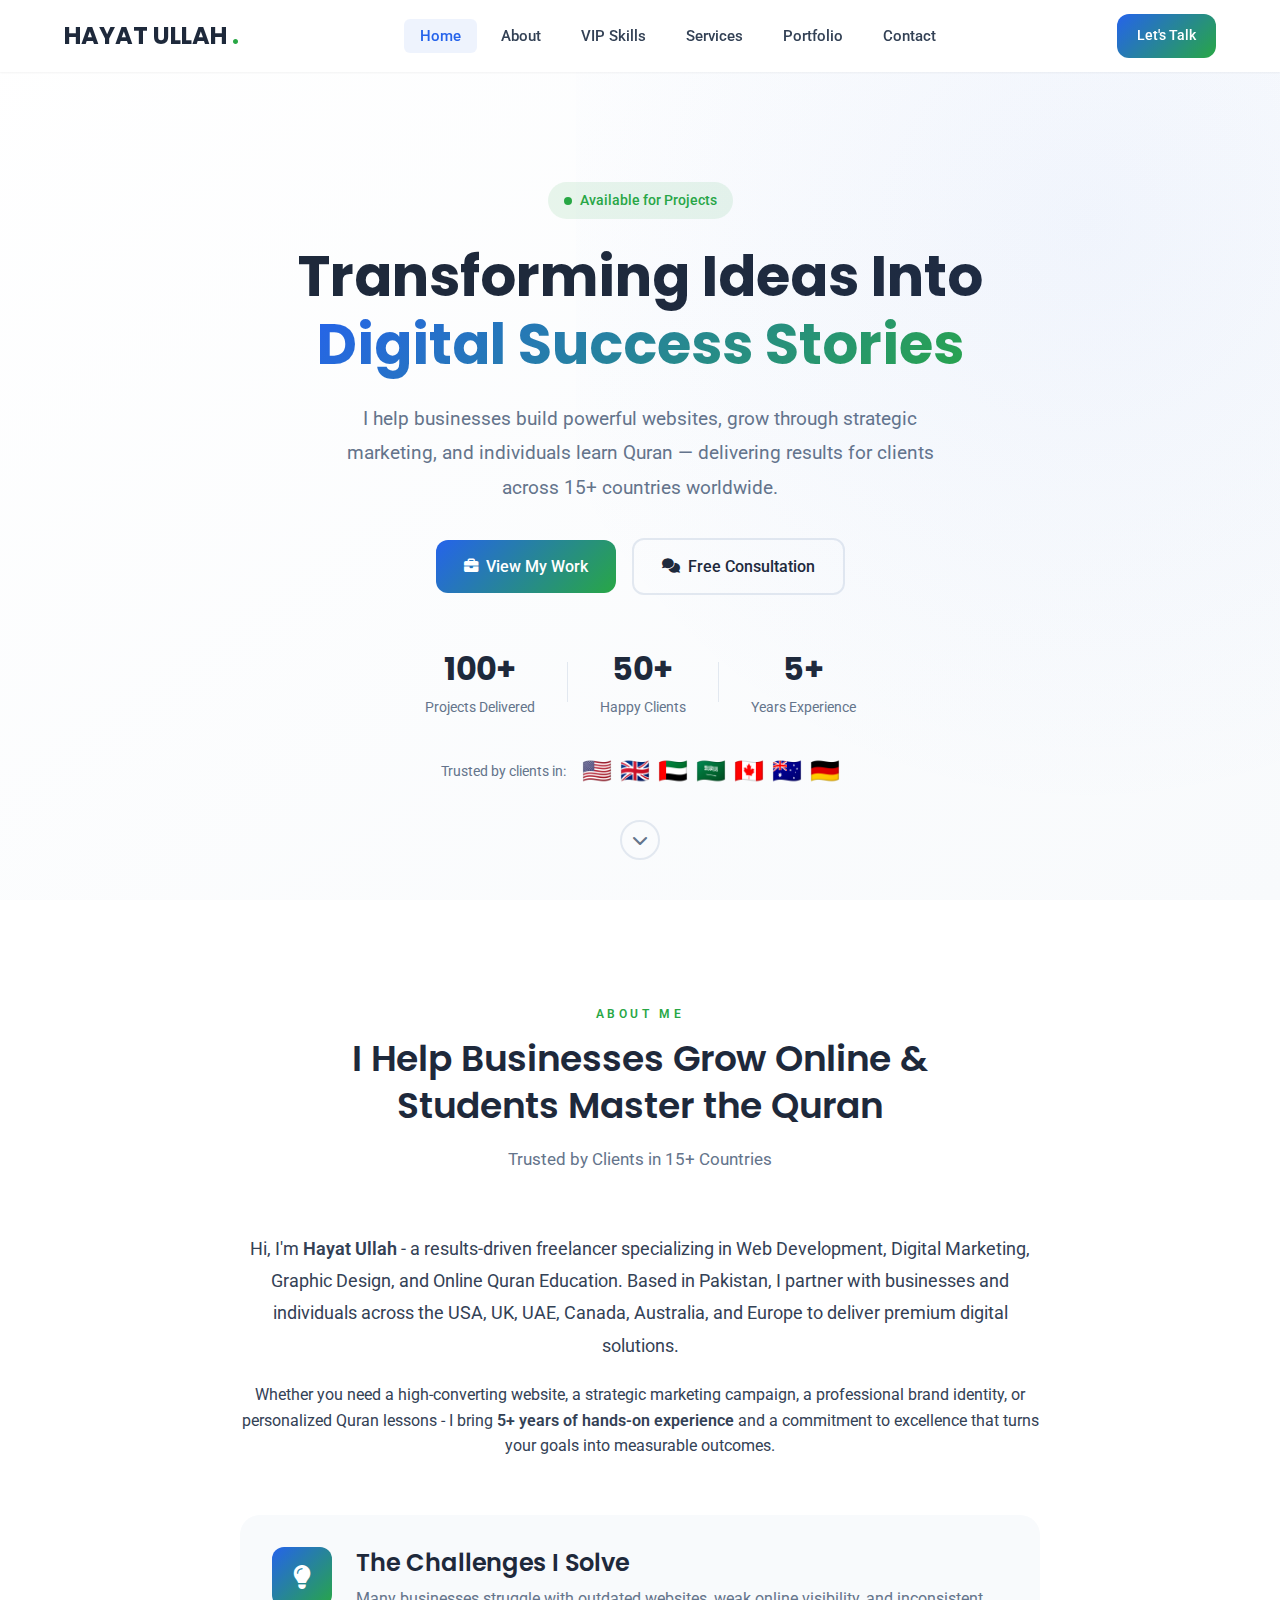
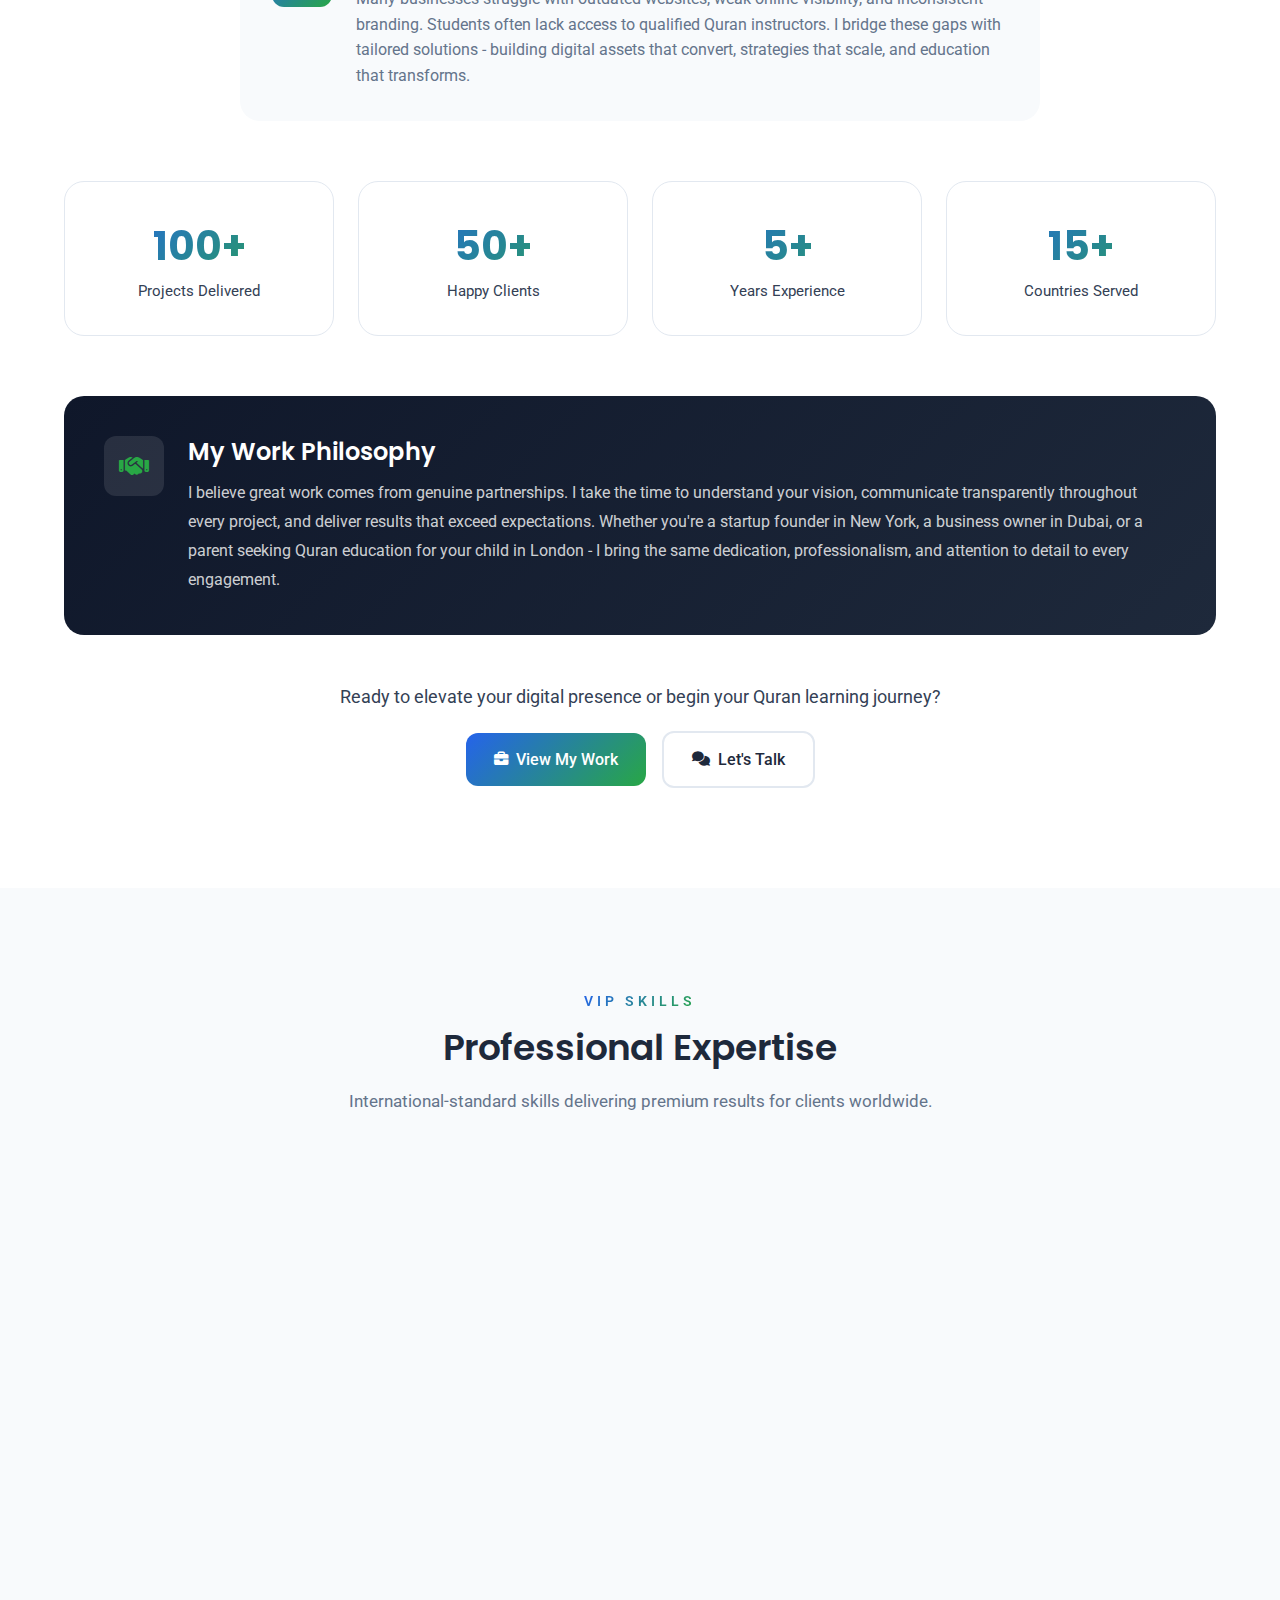
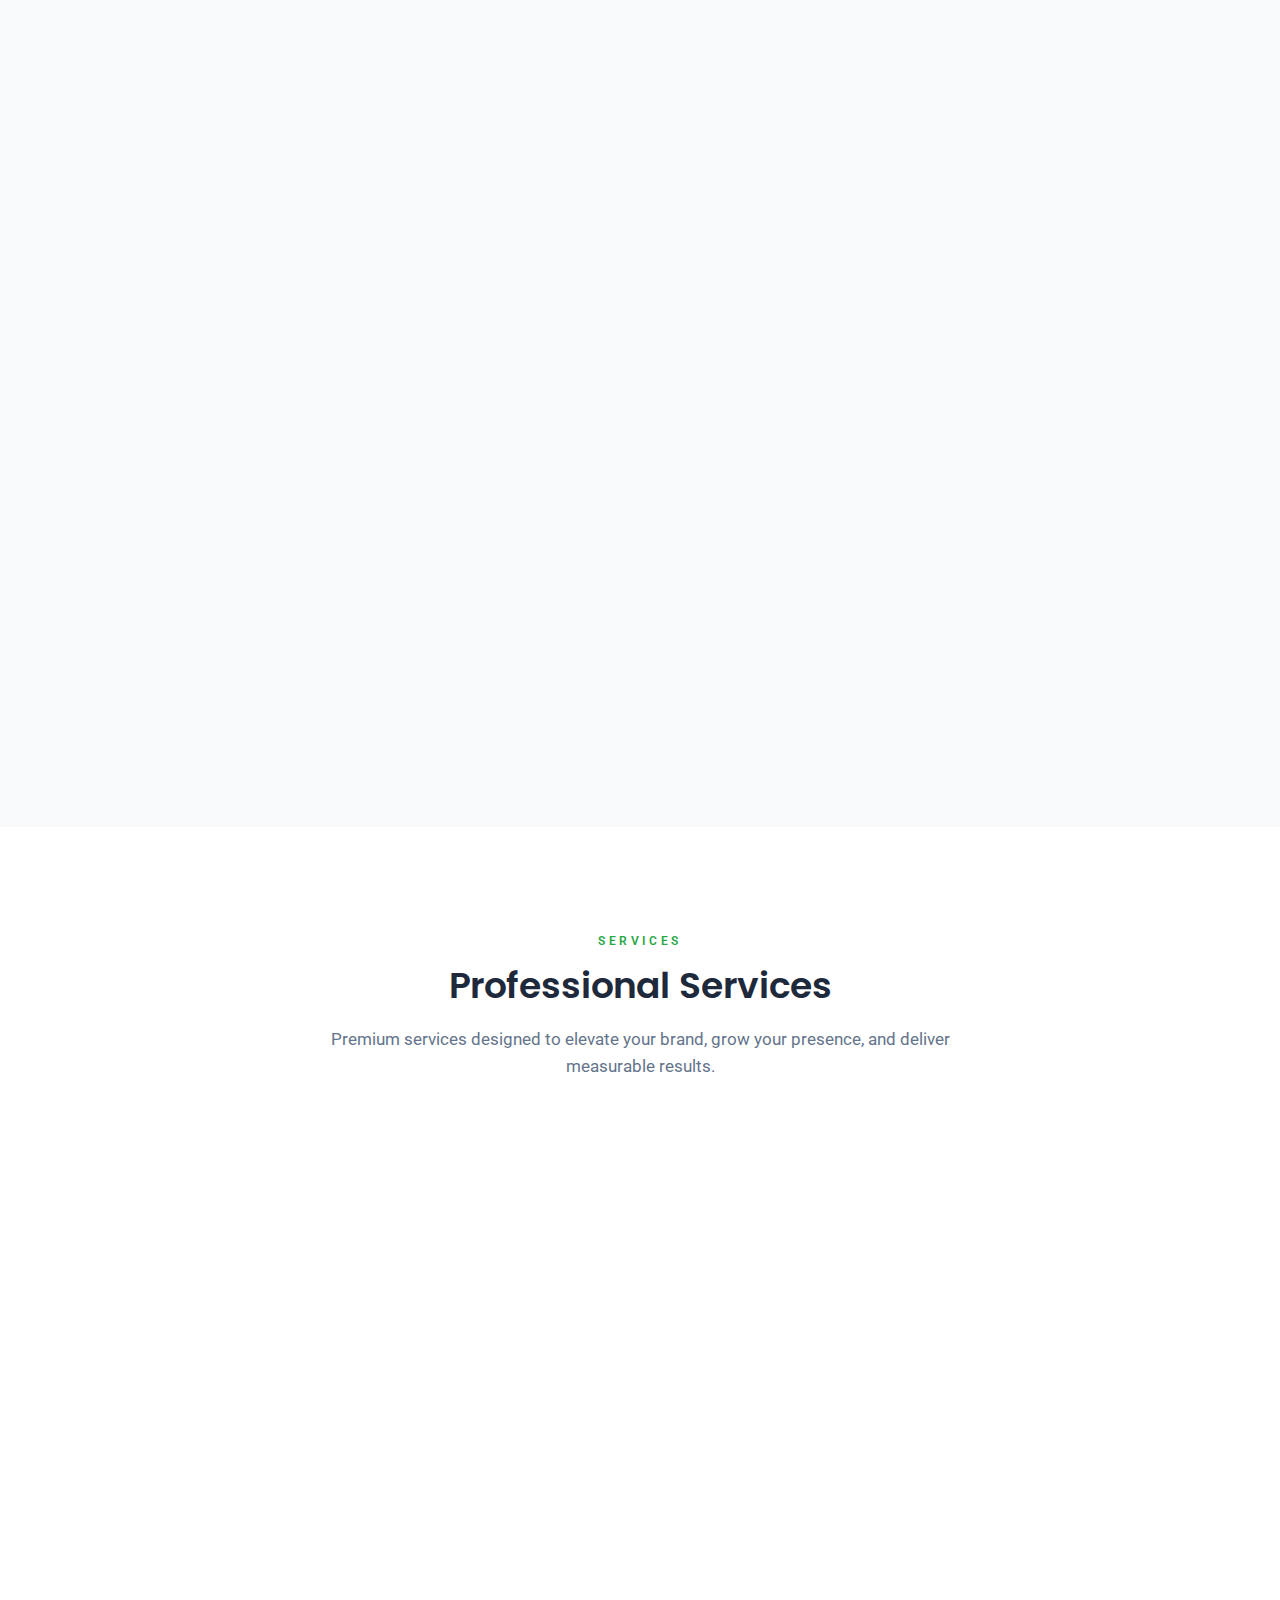
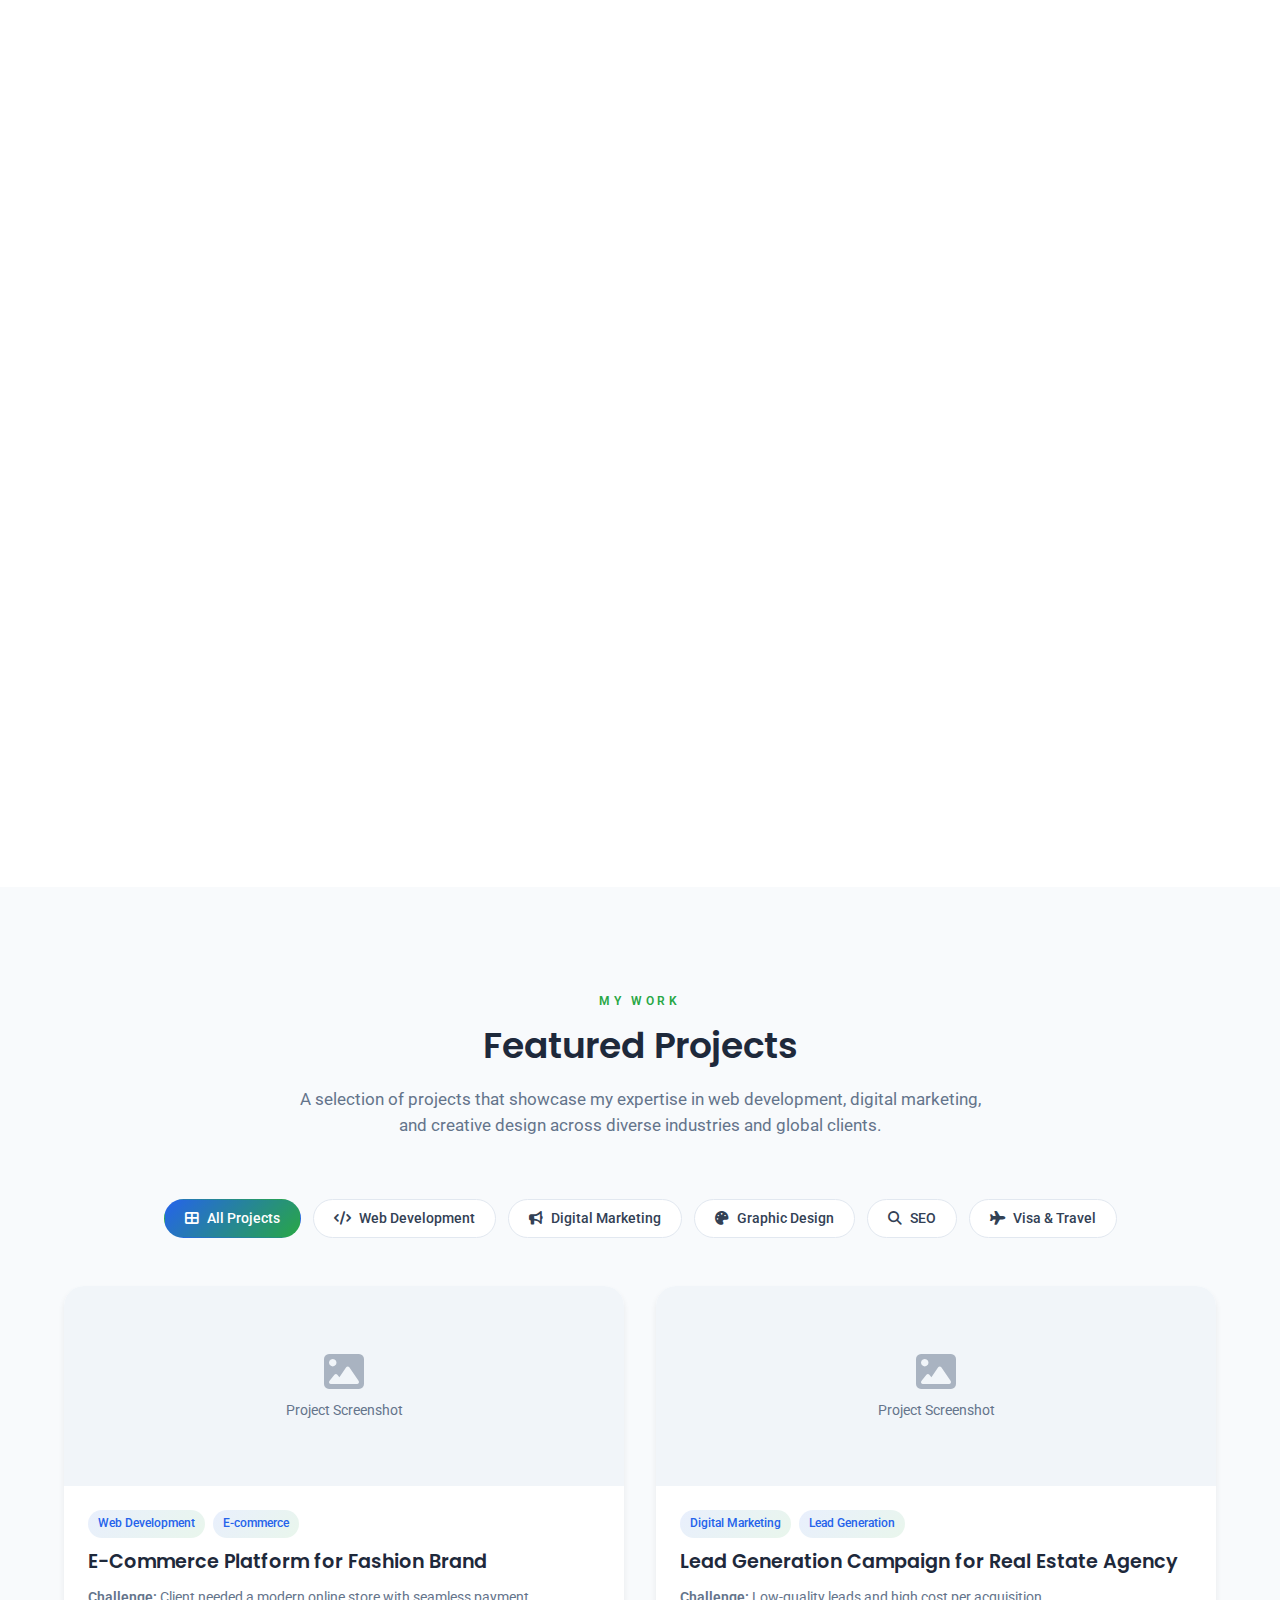
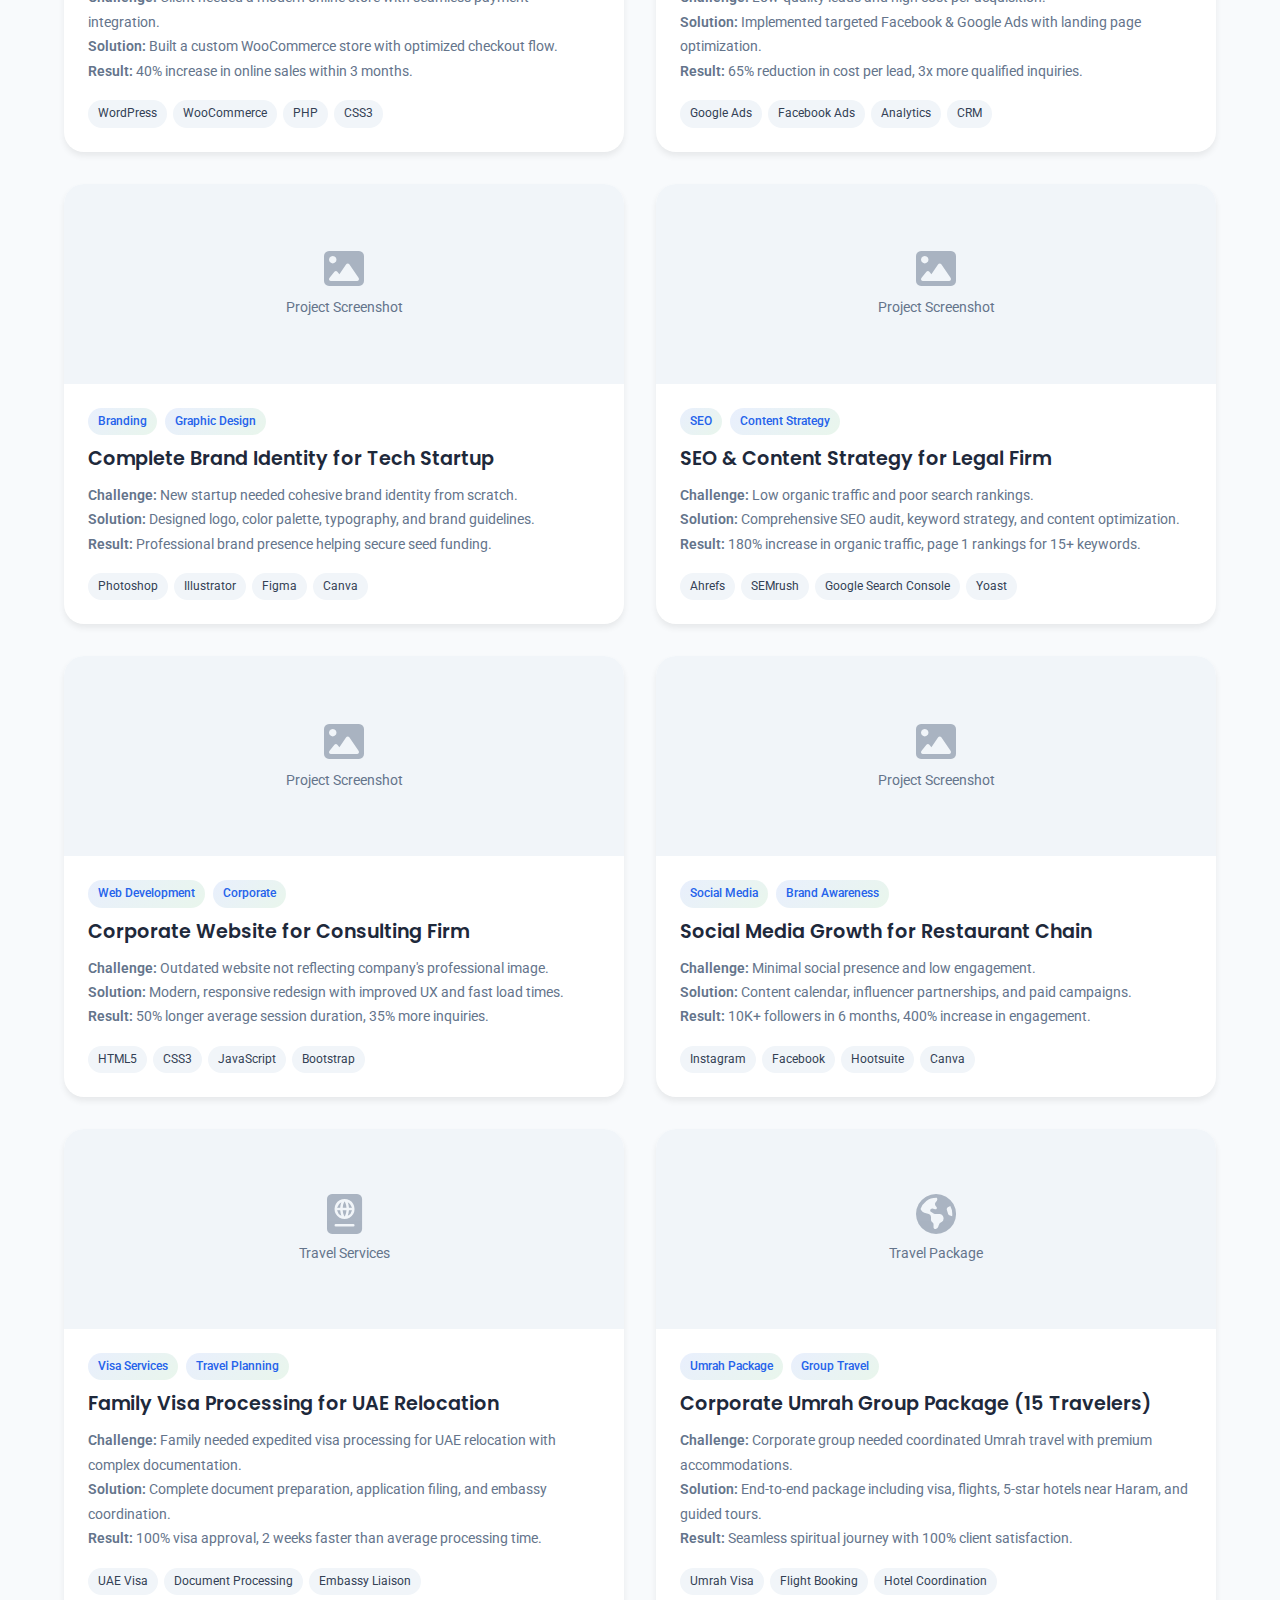
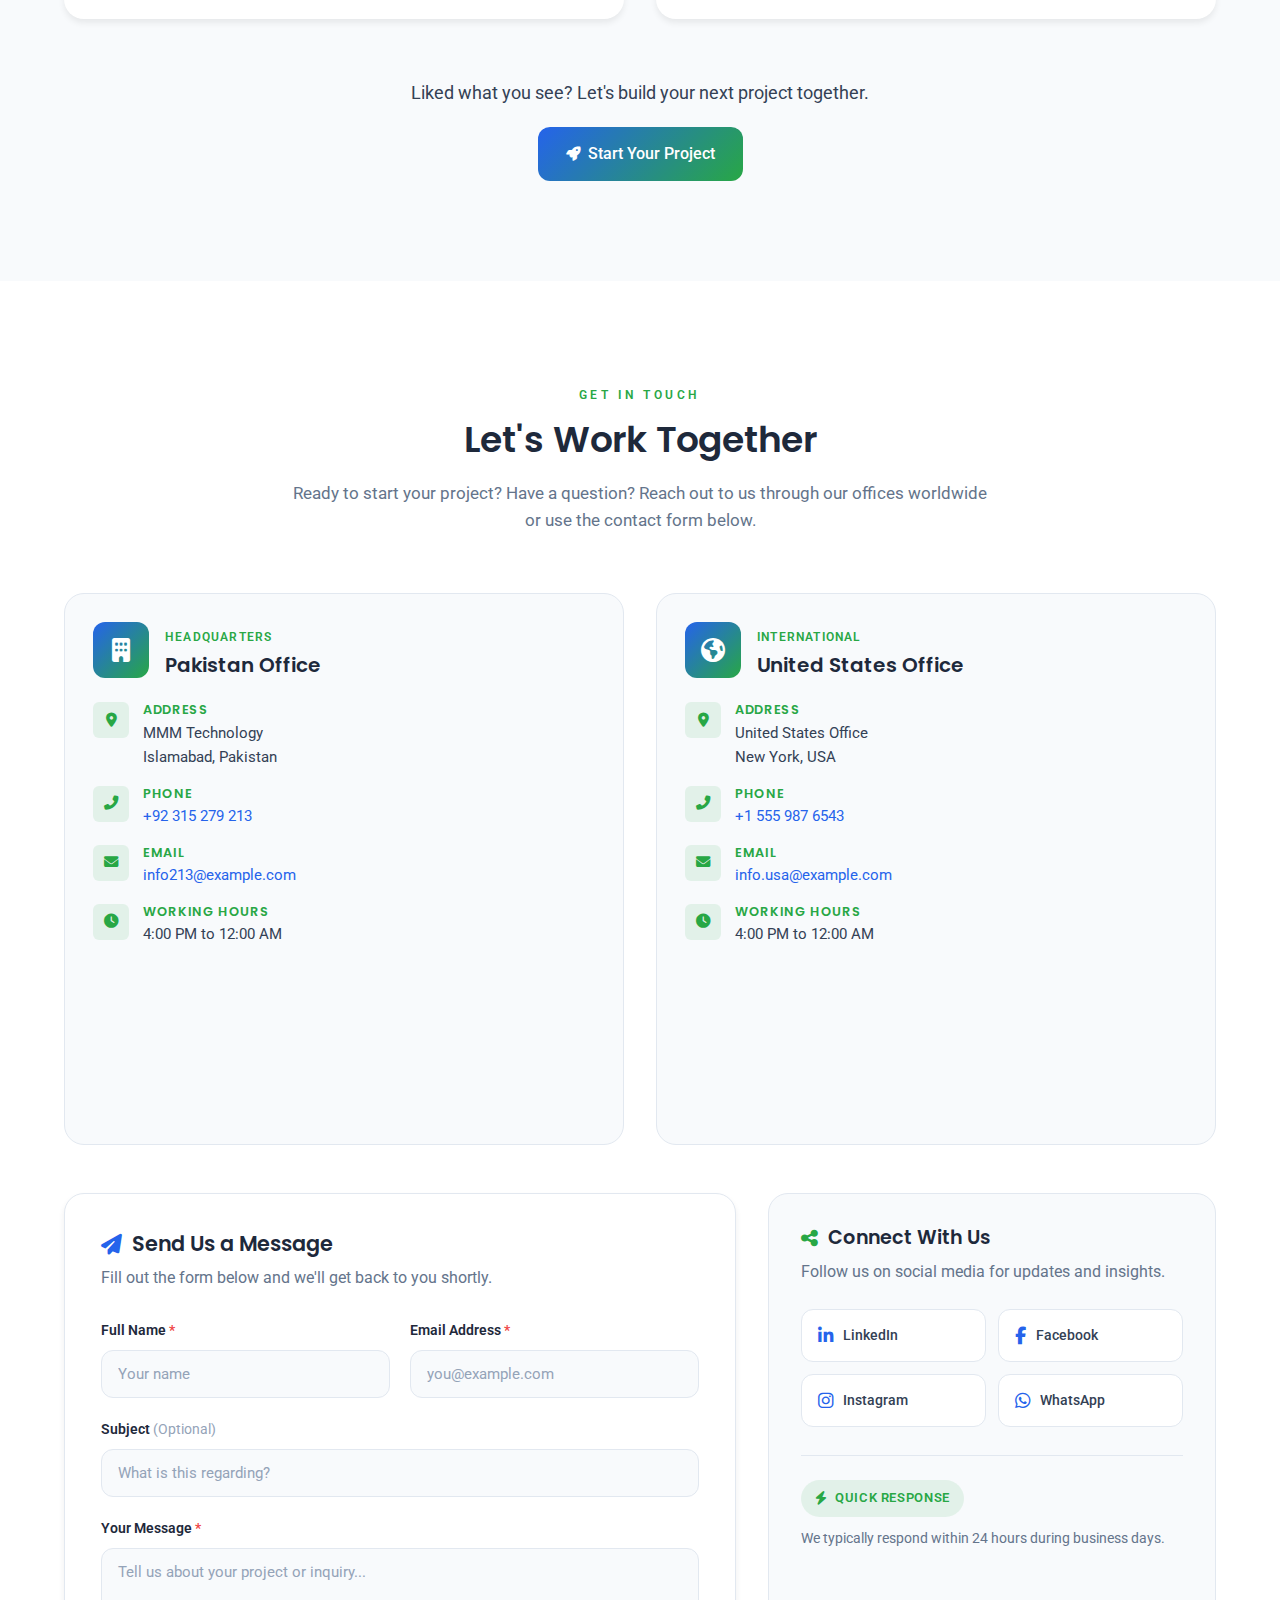
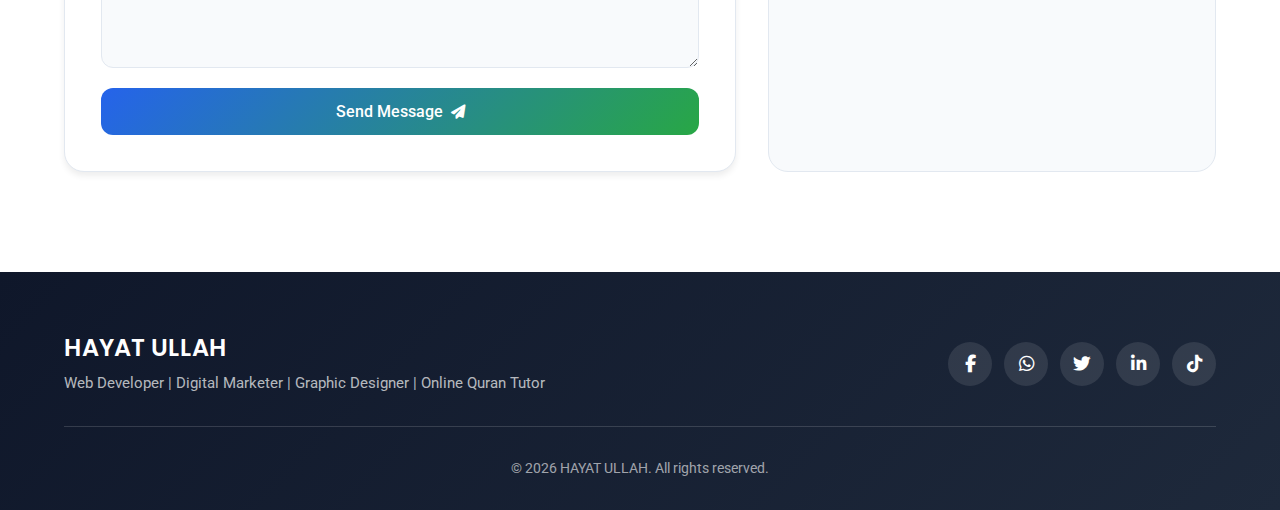
<file: project/index.html>
<!DOCTYPE html>
<html lang="en">

<head>
    <meta charset="UTF-8">
    <meta name="viewport" content="width=device-width, initial-scale=1.0">
    <meta name="description"
        content="Hayat Ullah - Professional Web Developer, Digital Marketer, Graphic Designer & Online Quran Tutor. Delivering premium digital solutions to clients in 15+ countries.">
    <meta name="keywords"
        content="web development, digital marketing, graphic design, quran teaching, freelancer, SEO, social media">
    <meta name="author" content="Hayat Ullah">
    <title>HAYAT ULLAH - Web Developer & Digital Marketer</title>

    <!-- Google Fonts -->
    <link
        href="https://fonts.googleapis.com/css2?family=Poppins:wght@400;500;600;700&family=Roboto:wght@400;500&display=swap"
        rel="stylesheet">

    <!-- Font Awesome Icons -->
    <link rel="stylesheet" href="https://cdnjs.cloudflare.com/ajax/libs/font-awesome/6.4.0/css/all.min.css">

    <!-- Main Stylesheet -->
    <link rel="stylesheet" href="css/styles.css">
</head>

<body>
    <!-- ============================================
         NAVIGATION
    ============================================= -->
    <header class="header" id="header">
        <nav class="navbar">
            <div class="container navbar-container">
                <a href="#home" class="navbar-logo">
                    <span class="logo-text">HAYAT ULLAH</span>
                    <span class="logo-dot">.</span>
                </a>

                <ul class="nav-menu" id="navMenu">
                    <li class="nav-item"><a href="#home" class="nav-link active">Home</a></li>
                    <li class="nav-item"><a href="#about" class="nav-link">About</a></li>
                    <li class="nav-item"><a href="#skills" class="nav-link">VIP Skills</a></li>
                    <li class="nav-item"><a href="#services" class="nav-link">Services</a></li>
                    <li class="nav-item"><a href="#portfolio" class="nav-link">Portfolio</a></li>
                    <li class="nav-item"><a href="#contact" class="nav-link">Contact</a></li>
                </ul>

                <div class="navbar-actions">
                    <a href="#contact" class="btn btn-primary btn-sm">Let's Talk</a>
                </div>

                <button class="hamburger" id="hamburger" aria-label="Toggle navigation" aria-expanded="false">
                    <span class="hamburger-line"></span>
                    <span class="hamburger-line"></span>
                    <span class="hamburger-line"></span>
                </button>
            </div>
        </nav>
    </header>

    <main>
        <!-- ============================================
             HERO SECTION (Home)
        ============================================= -->
        <section class="hero" id="home">
            <div class="container">
                <div class="hero-content">
                    <div class="hero-badge">
                        <span class="pulse-dot"></span>
                        <span>Available for Projects</span>
                    </div>

                    <h1 class="hero-title">
                        Transforming Ideas Into
                        <span class="gradient-text">Digital Success Stories</span>
                    </h1>

                    <p class="hero-description">
                        I help businesses build powerful websites, grow through strategic marketing,
                        and individuals learn Quran — delivering results for clients across 15+ countries worldwide.
                    </p>

                    <div class="hero-buttons">
                        <a href="#portfolio" class="btn btn-primary">
                            <i class="fas fa-briefcase"></i> View My Work
                        </a>
                        <a href="#contact" class="btn btn-secondary">
                            <i class="fas fa-comments"></i> Free Consultation
                        </a>
                    </div>

                    <div class="hero-stats">
                        <div class="stat-item">
                            <span class="stat-number">100+</span>
                            <span class="stat-label">Projects Delivered</span>
                        </div>
                        <div class="stat-divider"></div>
                        <div class="stat-item">
                            <span class="stat-number">50+</span>
                            <span class="stat-label">Happy Clients</span>
                        </div>
                        <div class="stat-divider"></div>
                        <div class="stat-item">
                            <span class="stat-number">5+</span>
                            <span class="stat-label">Years Experience</span>
                        </div>
                    </div>

                    <div class="hero-trust">
                        <p>Trusted by clients in:</p>
                        <div class="trust-flags">
                            <span title="USA">🇺🇸</span>
                            <span title="UK">🇬🇧</span>
                            <span title="UAE">🇦🇪</span>
                            <span title="Saudi Arabia">🇸🇦</span>
                            <span title="Canada">🇨🇦</span>
                            <span title="Australia">🇦🇺</span>
                            <span title="Germany">🇩🇪</span>
                        </div>
                    </div>
                </div>
            </div>

            <a href="#about" class="scroll-indicator" aria-label="Scroll to About section">
                <i class="fas fa-chevron-down"></i>
            </a>
        </section>

        <!-- ============================================
             ABOUT SECTION
        ============================================= -->
        <section class="about section" id="about">
            <div class="container">
                <header class="section-header">
                    <span class="section-overline">About Me</span>
                    <h2 class="section-title">I Help Businesses Grow Online & Students Master the Quran</h2>
                    <p class="section-subtitle">Trusted by Clients in 15+ Countries</p>
                </header>

                <div class="about-content">
                    <div class="about-text">
                        <p class="lead">
                            Hi, I'm <strong>Hayat Ullah</strong> - a results-driven freelancer specializing in
                            Web Development, Digital Marketing, Graphic Design, and Online Quran Education.
                            Based in Pakistan, I partner with businesses and individuals across the USA, UK, UAE,
                            Canada,
                            Australia, and Europe to deliver premium digital solutions.
                        </p>
                        <p>
                            Whether you need a high-converting website, a strategic marketing campaign, a professional
                            brand
                            identity, or personalized Quran lessons - I bring <strong>5+ years of hands-on
                                experience</strong>
                            and a commitment to excellence that turns your goals into measurable outcomes.
                        </p>
                    </div>

                    <div class="about-highlight">
                        <div class="highlight-icon">
                            <i class="fas fa-lightbulb"></i>
                        </div>
                        <div class="highlight-content">
                            <h3>The Challenges I Solve</h3>
                            <p>
                                Many businesses struggle with outdated websites, weak online visibility, and
                                inconsistent
                                branding. Students often lack access to qualified Quran instructors. I bridge these gaps
                                with
                                tailored solutions - building digital assets that convert, strategies that scale, and
                                education
                                that transforms.
                            </p>
                        </div>
                    </div>
                </div>

                <div class="about-stats">
                    <div class="stat-card">
                        <span class="stat-number">100+</span>
                        <span class="stat-label">Projects Delivered</span>
                    </div>
                    <div class="stat-card">
                        <span class="stat-number">50+</span>
                        <span class="stat-label">Happy Clients</span>
                    </div>
                    <div class="stat-card">
                        <span class="stat-number">5+</span>
                        <span class="stat-label">Years Experience</span>
                    </div>
                    <div class="stat-card">
                        <span class="stat-number">15+</span>
                        <span class="stat-label">Countries Served</span>
                    </div>
                </div>

                <div class="about-philosophy">
                    <div class="philosophy-icon">
                        <i class="fas fa-handshake"></i>
                    </div>
                    <div class="philosophy-content">
                        <h3>My Work Philosophy</h3>
                        <p>
                            I believe great work comes from genuine partnerships. I take the time to understand your
                            vision,
                            communicate transparently throughout every project, and deliver results that exceed
                            expectations. Whether you're a startup founder in New York, a business owner in Dubai, or a
                            parent seeking Quran education for your child in London - I bring the same dedication,
                            professionalism, and attention to detail to every engagement.
                        </p>
                    </div>
                </div>

                <div class="about-cta">
                    <p>Ready to elevate your digital presence or begin your Quran learning journey?</p>
                    <div class="cta-buttons">
                        <a href="#portfolio" class="btn btn-primary">
                            <i class="fas fa-briefcase"></i> View My Work
                        </a>
                        <a href="#contact" class="btn btn-secondary">
                            <i class="fas fa-comments"></i> Let's Talk
                        </a>
                    </div>
                </div>
            </div>
        </section>

        <!-- ============================================
             VIP SKILLS SECTION
        ============================================= -->
        <section class="skills section section-alt" id="skills">
            <div class="container">
                <header class="section-header">
                    <span class="section-overline vip-badge">VIP Skills</span>
                    <h2 class="section-title">Professional Expertise</h2>
                    <p class="section-subtitle">International-standard skills delivering premium results for clients
                        worldwide.</p>
                </header>

                <div class="skills-grid">
                    <!-- Web Development -->
                    <article class="skill-card" data-aos="fade-up">
                        <div class="skill-icon">
                            <i class="fas fa-code"></i>
                        </div>
                        <div class="skill-header">
                            <h3>Web Development</h3>
                            <span class="skill-badge badge-expert">Expert</span>
                        </div>
                        <p class="skill-summary">Building modern, responsive websites with clean code and seamless user
                            experiences.</p>
                        <ul class="skill-features">
                            <li><i class="fas fa-check"></i> Front-end & Back-end</li>
                            <li><i class="fas fa-check"></i> Responsive Design</li>
                            <li><i class="fas fa-check"></i> Performance Optimization</li>
                        </ul>
                        <div class="skill-tools">
                            <span>HTML5</span>
                            <span>CSS3</span>
                            <span>JavaScript</span>
                            <span>React</span>
                        </div>
                    </article>

                    <!-- Digital Marketing -->
                    <article class="skill-card" data-aos="fade-up" data-aos-delay="100">
                        <div class="skill-icon">
                            <i class="fas fa-bullhorn"></i>
                        </div>
                        <div class="skill-header">
                            <h3>Digital Marketing</h3>
                            <span class="skill-badge badge-pro">Pro</span>
                        </div>
                        <p class="skill-summary">Strategic campaigns to grow your online presence and drive measurable
                            results.</p>
                        <ul class="skill-features">
                            <li><i class="fas fa-check"></i> PPC Advertising</li>
                            <li><i class="fas fa-check"></i> Email Marketing</li>
                            <li><i class="fas fa-check"></i> Conversion Optimization</li>
                        </ul>
                        <div class="skill-tools">
                            <span>Google Ads</span>
                            <span>Facebook</span>
                            <span>Analytics</span>
                        </div>
                    </article>

                    <!-- Graphic Design -->
                    <article class="skill-card" data-aos="fade-up" data-aos-delay="200">
                        <div class="skill-icon">
                            <i class="fas fa-palette"></i>
                        </div>
                        <div class="skill-header">
                            <h3>Graphic Design</h3>
                            <span class="skill-badge badge-creative">Creative</span>
                        </div>
                        <p class="skill-summary">Professional visual designs for branding, marketing, and digital
                            presence.</p>
                        <ul class="skill-features">
                            <li><i class="fas fa-check"></i> Logo & Branding</li>
                            <li><i class="fas fa-check"></i> Social Media Graphics</li>
                            <li><i class="fas fa-check"></i> Marketing Materials</li>
                        </ul>
                        <div class="skill-tools">
                            <span>Photoshop</span>
                            <span>Illustrator</span>
                            <span>Canva</span>
                            <span>Figma</span>
                        </div>
                    </article>

                    <!-- Online Quran Teaching -->
                    <article class="skill-card" data-aos="fade-up" data-aos-delay="300">
                        <div class="skill-icon">
                            <i class="fas fa-book-quran"></i>
                        </div>
                        <div class="skill-header">
                            <h3>Online Quran Teaching</h3>
                            <span class="skill-badge badge-certified">Certified</span>
                        </div>
                        <p class="skill-summary">Professional Quran education with personalized one-on-one online
                            sessions.</p>
                        <ul class="skill-features">
                            <li><i class="fas fa-check"></i> Quran Reading</li>
                            <li><i class="fas fa-check"></i> Tajweed Rules</li>
                            <li><i class="fas fa-check"></i> Hifz Program</li>
                        </ul>
                        <div class="skill-tools">
                            <span>Zoom</span>
                            <span>Google Meet</span>
                            <span>WhatsApp</span>
                        </div>
                    </article>

                    <!-- SEO Optimization -->
                    <article class="skill-card" data-aos="fade-up">
                        <div class="skill-icon">
                            <i class="fas fa-search"></i>
                        </div>
                        <div class="skill-header">
                            <h3>SEO Optimization</h3>
                            <span class="skill-badge badge-expert">Expert</span>
                        </div>
                        <p class="skill-summary">Improving search rankings through strategic optimization techniques.
                        </p>
                        <ul class="skill-features">
                            <li><i class="fas fa-check"></i> Keyword Research</li>
                            <li><i class="fas fa-check"></i> On-Page SEO</li>
                            <li><i class="fas fa-check"></i> Technical SEO</li>
                        </ul>
                        <div class="skill-tools">
                            <span>SEMrush</span>
                            <span>Ahrefs</span>
                            <span>Search Console</span>
                        </div>
                    </article>

                    <!-- Social Media Marketing -->
                    <article class="skill-card" data-aos="fade-up" data-aos-delay="100">
                        <div class="skill-icon">
                            <i class="fas fa-share-alt"></i>
                        </div>
                        <div class="skill-header">
                            <h3>Social Media Marketing</h3>
                            <span class="skill-badge badge-pro">Pro</span>
                        </div>
                        <p class="skill-summary">Growing brand presence across platforms with engaging content
                            strategies.</p>
                        <ul class="skill-features">
                            <li><i class="fas fa-check"></i> Content Strategy</li>
                            <li><i class="fas fa-check"></i> Community Management</li>
                            <li><i class="fas fa-check"></i> Paid Advertising</li>
                        </ul>
                        <div class="skill-tools">
                            <span>Instagram</span>
                            <span>Facebook</span>
                            <span>TikTok</span>
                            <span>LinkedIn</span>
                        </div>
                    </article>

                    <!-- Design Thinking -->
                    <article class="skill-card" data-aos="fade-up" data-aos-delay="200">
                        <div class="skill-icon">
                            <i class="fas fa-lightbulb"></i>
                        </div>
                        <div class="skill-header">
                            <h3>Design Thinking</h3>
                            <span class="skill-badge badge-strategic">Strategic</span>
                        </div>
                        <p class="skill-summary">Human-centered problem solving combining empathy and innovation.</p>
                        <ul class="skill-features">
                            <li><i class="fas fa-check"></i> User Research</li>
                            <li><i class="fas fa-check"></i> Ideation & Prototyping</li>
                            <li><i class="fas fa-check"></i> Solution Testing</li>
                        </ul>
                        <div class="skill-tools">
                            <span>Miro</span>
                            <span>Figma</span>
                            <span>User Testing</span>
                        </div>
                    </article>

                    <!-- GMB Profile Creation -->
                    <article class="skill-card" data-aos="fade-up" data-aos-delay="300">
                        <div class="skill-icon">
                            <i class="fas fa-map-marker-alt"></i>
                        </div>
                        <div class="skill-header">
                            <h3>GMB Profile Creation</h3>
                            <span class="skill-badge badge-local">Local SEO</span>
                        </div>
                        <p class="skill-summary">Google Business Profile setup and optimization for local visibility.
                        </p>
                        <ul class="skill-features">
                            <li><i class="fas fa-check"></i> Profile Setup</li>
                            <li><i class="fas fa-check"></i> Map Optimization</li>
                            <li><i class="fas fa-check"></i> Reviews Management</li>
                        </ul>
                        <div class="skill-tools">
                            <span>Google Business</span>
                            <span>Google Maps</span>
                            <span>Local SEO</span>
                        </div>
                    </article>

                    <!-- Tajweed & Hifz -->
                    <article class="skill-card" data-aos="fade-up">
                        <div class="skill-icon">
                            <i class="fas fa-book-open"></i>
                        </div>
                        <div class="skill-header">
                            <h3>Tajweed & Hifz Program</h3>
                            <span class="skill-badge badge-specialist">Specialist</span>
                        </div>
                        <p class="skill-summary">Expert Tajweed training and Quran memorization programs for all levels.
                        </p>
                        <ul class="skill-features">
                            <li><i class="fas fa-check"></i> Tajweed Rules</li>
                            <li><i class="fas fa-check"></i> Memorization Techniques</li>
                            <li><i class="fas fa-check"></i> Revision Sessions</li>
                        </ul>
                        <div class="skill-tools">
                            <span>Zoom</span>
                            <span>Skype</span>
                            <span>Certification</span>
                        </div>
                    </article>
                </div>
            </div>
        </section>

        <!-- ============================================
             SERVICES SECTION
        ============================================= -->
        <section class="services section" id="services">
            <div class="container">
                <header class="section-header">
                    <span class="section-overline">Services</span>
                    <h2 class="section-title">Professional Services</h2>
                    <p class="section-subtitle">Premium services designed to elevate your brand, grow your presence, and
                        deliver measurable results.</p>
                </header>

                <div class="services-grid">
                    <!-- Web Development -->
                    <article class="service-card service-green" data-aos="fade-up">
                        <div class="service-icon">
                            <i class="fas fa-code"></i>
                        </div>
                        <span class="service-tag">Web Experience</span>
                        <h3>Web Development</h3>
                        <p>High-end responsive web experiences with interactive design, CMS architecture, and
                            conversion-focused builds.</p>
                        <div class="service-features">
                            <h4>Key Features</h4>
                            <ul>
                                <li><i class="fas fa-check-circle"></i> Front-end Development</li>
                                <li><i class="fas fa-check-circle"></i> Back-end Development</li>
                                <li><i class="fas fa-check-circle"></i> Interaction Design</li>
                                <li><i class="fas fa-check-circle"></i> Portfolio Creation</li>
                                <li><i class="fas fa-check-circle"></i> Performance Optimization</li>
                            </ul>
                        </div>
                        <div class="service-tools">
                            <h4>Technologies</h4>
                            <div class="tool-tags">
                                <span>HTML5</span>
                                <span>CSS3</span>
                                <span>JavaScript</span>
                                <span>React</span>
                                <span>PHP</span>
                                <span>WordPress</span>
                            </div>
                        </div>
                    </article>

                    <!-- Digital Marketing -->
                    <article class="service-card service-blue" data-aos="fade-up" data-aos-delay="100">
                        <div class="service-icon">
                            <i class="fas fa-bullhorn"></i>
                        </div>
                        <span class="service-tag">Growth Strategy</span>
                        <h3>Digital Marketing</h3>
                        <p>Comprehensive digital marketing services to grow your online presence and drive measurable
                            results.</p>
                        <div class="service-features">
                            <h4>Key Features</h4>
                            <ul>
                                <li><i class="fas fa-check-circle"></i> Facebook Ads</li>
                                <li><i class="fas fa-check-circle"></i> Google Ads</li>
                                <li><i class="fas fa-check-circle"></i> Instagram Marketing</li>
                                <li><i class="fas fa-check-circle"></i> TikTok Marketing</li>
                                <li><i class="fas fa-check-circle"></i> SEO & Content Strategy</li>
                            </ul>
                        </div>
                        <div class="service-tools">
                            <h4>Platforms</h4>
                            <div class="tool-tags">
                                <span>Facebook</span>
                                <span>Google</span>
                                <span>Instagram</span>
                                <span>TikTok</span>
                                <span>LinkedIn</span>
                            </div>
                        </div>
                    </article>

                    <!-- Graphic Design -->
                    <article class="service-card service-green" data-aos="fade-up" data-aos-delay="200">
                        <div class="service-icon">
                            <i class="fas fa-palette"></i>
                        </div>
                        <span class="service-tag">Creative Design</span>
                        <h3>Graphic Design</h3>
                        <p>Professional graphic design services for branding, marketing materials, and visual identity.
                        </p>
                        <div class="service-features">
                            <h4>Key Features</h4>
                            <ul>
                                <li><i class="fas fa-check-circle"></i> Logo Design</li>
                                <li><i class="fas fa-check-circle"></i> Poster & Banner Creation</li>
                                <li><i class="fas fa-check-circle"></i> Social Media Graphics</li>
                                <li><i class="fas fa-check-circle"></i> Brand Identity</li>
                                <li><i class="fas fa-check-circle"></i> Marketing Collateral</li>
                            </ul>
                        </div>
                        <div class="service-tools">
                            <h4>Tools & Software</h4>
                            <div class="tool-tags">
                                <span>Canva</span>
                                <span>Photoshop</span>
                                <span>Illustrator</span>
                                <span>Figma</span>
                            </div>
                        </div>
                    </article>

                    <!-- Online Quran Teaching -->
                    <article class="service-card service-blue" data-aos="fade-up" data-aos-delay="300">
                        <div class="service-icon">
                            <i class="fas fa-book-quran"></i>
                        </div>
                        <span class="service-tag">Islamic Education</span>
                        <h3>Online Quran Teaching</h3>
                        <p>Interactive online Quran teaching sessions with personalized guidance and certified
                            instruction.</p>
                        <div class="service-features">
                            <h4>Key Features</h4>
                            <ul>
                                <li><i class="fas fa-check-circle"></i> Quran Reading</li>
                                <li><i class="fas fa-check-circle"></i> Tajweed Rules</li>
                                <li><i class="fas fa-check-circle"></i> Hifz (Memorization)</li>
                                <li><i class="fas fa-check-circle"></i> One-on-One Classes</li>
                                <li><i class="fas fa-check-circle"></i> Certificates Provided</li>
                            </ul>
                        </div>
                        <div class="service-tools">
                            <h4>Platforms</h4>
                            <div class="tool-tags">
                                <span>Zoom</span>
                                <span>Google Meet</span>
                                <span>WhatsApp</span>
                                <span>Skype</span>
                            </div>
                        </div>
                    </article>

                    <!-- GMB Profile Creation -->
                    <article class="service-card service-green" data-aos="fade-up">
                        <div class="service-icon">
                            <i class="fas fa-map-marker-alt"></i>
                        </div>
                        <span class="service-tag">Local SEO</span>
                        <h3>GMB Profile Creation</h3>
                        <p>Google My Business profile setup and optimization for maximum local visibility and customer
                            reach.</p>
                        <div class="service-features">
                            <h4>Key Features</h4>
                            <ul>
                                <li><i class="fas fa-check-circle"></i> Profile Creation</li>
                                <li><i class="fas fa-check-circle"></i> Business Listing</li>
                                <li><i class="fas fa-check-circle"></i> Map Optimization</li>
                                <li><i class="fas fa-check-circle"></i> Reviews Management</li>
                                <li><i class="fas fa-check-circle"></i> Local SEO Boost</li>
                            </ul>
                        </div>
                        <div class="service-tools">
                            <h4>Platforms</h4>
                            <div class="tool-tags">
                                <span>Google Business</span>
                                <span>Google Maps</span>
                                <span>Google Search</span>
                            </div>
                        </div>
                    </article>

                    <!-- Visa & Travel Solutions -->
                    <article class="service-card service-blue" data-aos="fade-up" data-aos-delay="100">
                        <div class="service-icon">
                            <i class="fas fa-plane-departure"></i>
                        </div>
                        <span class="service-tag">Travel Services</span>
                        <h3>Visa & Travel Solutions</h3>
                        <p>End-to-end visa processing and travel arrangements for Saudi Arabia, GCC countries, and
                            international destinations.</p>
                        <div class="service-features">
                            <h4>What's Included</h4>
                            <ul>
                                <li><i class="fas fa-check-circle"></i> Saudi Visit & Tourist Visa</li>
                                <li><i class="fas fa-check-circle"></i> Umrah Visa Support</li>
                                <li><i class="fas fa-check-circle"></i> Flight Ticket Booking</li>
                                <li><i class="fas fa-check-circle"></i> Embassy Documentation</li>
                                <li><i class="fas fa-check-circle"></i> Itinerary Planning</li>
                            </ul>
                        </div>
                        <div class="service-tools">
                            <h4>Destinations</h4>
                            <div class="tool-tags">
                                <span>Saudi Arabia</span>
                                <span>UAE</span>
                                <span>Qatar</span>
                                <span>Oman</span>
                                <span>Turkey</span>
                                <span>Malaysia</span>
                            </div>
                        </div>
                    </article>
                </div>
            </div>
        </section>

        <!-- ============================================
             PORTFOLIO SECTION
        ============================================= -->
        <section class="portfolio section section-alt" id="portfolio">
            <div class="container">
                <header class="section-header">
                    <span class="section-overline">My Work</span>
                    <h2 class="section-title">Featured Projects</h2>
                    <p class="section-subtitle">A selection of projects that showcase my expertise in web development,
                        digital marketing, and creative design across diverse industries and global clients.</p>
                </header>

                <!-- Portfolio Filters -->
                <div class="portfolio-filters">
                    <button class="filter-btn active" data-filter="all">
                        <i class="fas fa-th-large"></i> All Projects
                    </button>
                    <button class="filter-btn" data-filter="web">
                        <i class="fas fa-code"></i> Web Development
                    </button>
                    <button class="filter-btn" data-filter="marketing">
                        <i class="fas fa-bullhorn"></i> Digital Marketing
                    </button>
                    <button class="filter-btn" data-filter="design">
                        <i class="fas fa-palette"></i> Graphic Design
                    </button>
                    <button class="filter-btn" data-filter="seo">
                        <i class="fas fa-search"></i> SEO
                    </button>
                    <button class="filter-btn" data-filter="visa">
                        <i class="fas fa-plane"></i> Visa & Travel
                    </button>
                </div>

                <!-- Portfolio Grid -->
                <div class="portfolio-grid">
                    <!-- Project 1 -->
                    <article class="portfolio-card" data-category="web">
                        <div class="portfolio-image">
                            <div class="image-placeholder">
                                <i class="fas fa-image"></i>
                                <span>Project Screenshot</span>
                            </div>
                            <div class="portfolio-overlay">
                                <a href="#" class="overlay-btn"><i class="fas fa-external-link-alt"></i> Live
                                    Preview</a>
                            </div>
                        </div>
                        <div class="portfolio-content">
                            <div class="portfolio-tags">
                                <span class="tag">Web Development</span>
                                <span class="tag">E-commerce</span>
                            </div>
                            <h3>E-Commerce Platform for Fashion Brand</h3>
                            <p><strong>Challenge:</strong> Client needed a modern online store with seamless payment
                                integration.<br>
                                <strong>Solution:</strong> Built a custom WooCommerce store with optimized checkout
                                flow.<br>
                                <strong>Result:</strong> 40% increase in online sales within 3 months.
                            </p>
                            <div class="portfolio-tools">
                                <span>WordPress</span>
                                <span>WooCommerce</span>
                                <span>PHP</span>
                                <span>CSS3</span>
                            </div>
                        </div>
                    </article>

                    <!-- Project 2 -->
                    <article class="portfolio-card" data-category="marketing">
                        <div class="portfolio-image">
                            <div class="image-placeholder">
                                <i class="fas fa-image"></i>
                                <span>Project Screenshot</span>
                            </div>
                            <div class="portfolio-overlay">
                                <a href="#" class="overlay-btn"><i class="fas fa-file-alt"></i> Case Study</a>
                            </div>
                        </div>
                        <div class="portfolio-content">
                            <div class="portfolio-tags">
                                <span class="tag">Digital Marketing</span>
                                <span class="tag">Lead Generation</span>
                            </div>
                            <h3>Lead Generation Campaign for Real Estate Agency</h3>
                            <p><strong>Challenge:</strong> Low-quality leads and high cost per acquisition.<br>
                                <strong>Solution:</strong> Implemented targeted Facebook & Google Ads with landing page
                                optimization.<br>
                                <strong>Result:</strong> 65% reduction in cost per lead, 3x more qualified inquiries.
                            </p>
                            <div class="portfolio-tools">
                                <span>Google Ads</span>
                                <span>Facebook Ads</span>
                                <span>Analytics</span>
                                <span>CRM</span>
                            </div>
                        </div>
                    </article>

                    <!-- Project 3 -->
                    <article class="portfolio-card" data-category="design">
                        <div class="portfolio-image">
                            <div class="image-placeholder">
                                <i class="fas fa-image"></i>
                                <span>Project Screenshot</span>
                            </div>
                            <div class="portfolio-overlay">
                                <a href="#" class="overlay-btn"><i class="fas fa-eye"></i> View Design</a>
                            </div>
                        </div>
                        <div class="portfolio-content">
                            <div class="portfolio-tags">
                                <span class="tag">Branding</span>
                                <span class="tag">Graphic Design</span>
                            </div>
                            <h3>Complete Brand Identity for Tech Startup</h3>
                            <p><strong>Challenge:</strong> New startup needed cohesive brand identity from scratch.<br>
                                <strong>Solution:</strong> Designed logo, color palette, typography, and brand
                                guidelines.<br>
                                <strong>Result:</strong> Professional brand presence helping secure seed funding.
                            </p>
                            <div class="portfolio-tools">
                                <span>Photoshop</span>
                                <span>Illustrator</span>
                                <span>Figma</span>
                                <span>Canva</span>
                            </div>
                        </div>
                    </article>

                    <!-- Project 4 -->
                    <article class="portfolio-card" data-category="seo">
                        <div class="portfolio-image">
                            <div class="image-placeholder">
                                <i class="fas fa-image"></i>
                                <span>Project Screenshot</span>
                            </div>
                            <div class="portfolio-overlay">
                                <a href="#" class="overlay-btn"><i class="fas fa-chart-line"></i> View Results</a>
                            </div>
                        </div>
                        <div class="portfolio-content">
                            <div class="portfolio-tags">
                                <span class="tag">SEO</span>
                                <span class="tag">Content Strategy</span>
                            </div>
                            <h3>SEO & Content Strategy for Legal Firm</h3>
                            <p><strong>Challenge:</strong> Low organic traffic and poor search rankings.<br>
                                <strong>Solution:</strong> Comprehensive SEO audit, keyword strategy, and content
                                optimization.<br>
                                <strong>Result:</strong> 180% increase in organic traffic, page 1 rankings for 15+
                                keywords.
                            </p>
                            <div class="portfolio-tools">
                                <span>Ahrefs</span>
                                <span>SEMrush</span>
                                <span>Google Search Console</span>
                                <span>Yoast</span>
                            </div>
                        </div>
                    </article>

                    <!-- Project 5 -->
                    <article class="portfolio-card" data-category="web">
                        <div class="portfolio-image">
                            <div class="image-placeholder">
                                <i class="fas fa-image"></i>
                                <span>Project Screenshot</span>
                            </div>
                            <div class="portfolio-overlay">
                                <a href="#" class="overlay-btn"><i class="fas fa-external-link-alt"></i> Live
                                    Preview</a>
                            </div>
                        </div>
                        <div class="portfolio-content">
                            <div class="portfolio-tags">
                                <span class="tag">Web Development</span>
                                <span class="tag">Corporate</span>
                            </div>
                            <h3>Corporate Website for Consulting Firm</h3>
                            <p><strong>Challenge:</strong> Outdated website not reflecting company's professional
                                image.<br>
                                <strong>Solution:</strong> Modern, responsive redesign with improved UX and fast load
                                times.<br>
                                <strong>Result:</strong> 50% longer average session duration, 35% more inquiries.
                            </p>
                            <div class="portfolio-tools">
                                <span>HTML5</span>
                                <span>CSS3</span>
                                <span>JavaScript</span>
                                <span>Bootstrap</span>
                            </div>
                        </div>
                    </article>

                    <!-- Project 6 -->
                    <article class="portfolio-card" data-category="marketing">
                        <div class="portfolio-image">
                            <div class="image-placeholder">
                                <i class="fas fa-image"></i>
                                <span>Project Screenshot</span>
                            </div>
                            <div class="portfolio-overlay">
                                <a href="#" class="overlay-btn"><i class="fas fa-file-alt"></i> Case Study</a>
                            </div>
                        </div>
                        <div class="portfolio-content">
                            <div class="portfolio-tags">
                                <span class="tag">Social Media</span>
                                <span class="tag">Brand Awareness</span>
                            </div>
                            <h3>Social Media Growth for Restaurant Chain</h3>
                            <p><strong>Challenge:</strong> Minimal social presence and low engagement.<br>
                                <strong>Solution:</strong> Content calendar, influencer partnerships, and paid
                                campaigns.<br>
                                <strong>Result:</strong> 10K+ followers in 6 months, 400% increase in engagement.
                            </p>
                            <div class="portfolio-tools">
                                <span>Instagram</span>
                                <span>Facebook</span>
                                <span>Hootsuite</span>
                                <span>Canva</span>
                            </div>
                        </div>
                    </article>

                    <!-- Project 7 -->
                    <article class="portfolio-card" data-category="visa">
                        <div class="portfolio-image">
                            <div class="image-placeholder">
                                <i class="fas fa-passport"></i>
                                <span>Travel Services</span>
                            </div>
                            <div class="portfolio-overlay">
                                <a href="#" class="overlay-btn"><i class="fas fa-plane"></i> View Details</a>
                            </div>
                        </div>
                        <div class="portfolio-content">
                            <div class="portfolio-tags">
                                <span class="tag">Visa Services</span>
                                <span class="tag">Travel Planning</span>
                            </div>
                            <h3>Family Visa Processing for UAE Relocation</h3>
                            <p><strong>Challenge:</strong> Family needed expedited visa processing for UAE relocation
                                with complex documentation.<br>
                                <strong>Solution:</strong> Complete document preparation, application filing, and
                                embassy coordination.<br>
                                <strong>Result:</strong> 100% visa approval, 2 weeks faster than average processing
                                time.
                            </p>
                            <div class="portfolio-tools">
                                <span>UAE Visa</span>
                                <span>Document Processing</span>
                                <span>Embassy Liaison</span>
                            </div>
                        </div>
                    </article>

                    <!-- Project 8 -->
                    <article class="portfolio-card" data-category="visa">
                        <div class="portfolio-image">
                            <div class="image-placeholder">
                                <i class="fas fa-globe-americas"></i>
                                <span>Travel Package</span>
                            </div>
                            <div class="portfolio-overlay">
                                <a href="#" class="overlay-btn"><i class="fas fa-file-alt"></i> Case Study</a>
                            </div>
                        </div>
                        <div class="portfolio-content">
                            <div class="portfolio-tags">
                                <span class="tag">Umrah Package</span>
                                <span class="tag">Group Travel</span>
                            </div>
                            <h3>Corporate Umrah Group Package (15 Travelers)</h3>
                            <p><strong>Challenge:</strong> Corporate group needed coordinated Umrah travel with premium
                                accommodations.<br>
                                <strong>Solution:</strong> End-to-end package including visa, flights, 5-star hotels
                                near Haram, and guided tours.<br>
                                <strong>Result:</strong> Seamless spiritual journey with 100% client satisfaction.
                            </p>
                            <div class="portfolio-tools">
                                <span>Umrah Visa</span>
                                <span>Flight Booking</span>
                                <span>Hotel Coordination</span>
                            </div>
                        </div>
                    </article>
                </div>

                <div class="portfolio-cta">
                    <p>Liked what you see? Let's build your next project together.</p>
                    <a href="#contact" class="btn btn-primary">
                        <i class="fas fa-rocket"></i> Start Your Project
                    </a>
                </div>
            </div>
        </section>

        <!-- ============================================
             CONTACT SECTION
        ============================================= -->
        <section class="contact section" id="contact">
            <div class="container">
                <header class="section-header">
                    <span class="section-overline">Get In Touch</span>
                    <h2 class="section-title">Let's Work Together</h2>
                    <p class="section-subtitle">Ready to start your project? Have a question? Reach out to us through
                        our offices worldwide or use the contact form below.</p>
                </header>

                <!-- Offices Grid -->
                <div class="offices-grid">
                    <!-- Pakistan Office -->
                    <div class="office-card">
                        <div class="office-header">
                            <div class="office-flag">
                                <i class="fas fa-building"></i>
                            </div>
                            <div class="office-title">
                                <span class="office-label">Headquarters</span>
                                <h3>Pakistan Office</h3>
                            </div>
                        </div>
                        <div class="office-details">
                            <div class="office-item">
                                <i class="fas fa-map-marker-alt"></i>
                                <div>
                                    <h4>Address</h4>
                                    <p>MMM Technology<br>Islamabad, Pakistan</p>
                                </div>
                            </div>
                            <div class="office-item">
                                <i class="fas fa-phone-alt"></i>
                                <div>
                                    <h4>Phone</h4>
                                    <p><a href="tel:+92315279213">+92 315 279 213</a></p>
                                </div>
                            </div>
                            <div class="office-item">
                                <i class="fas fa-envelope"></i>
                                <div>
                                    <h4>Email</h4>
                                    <p><a href="mailto:info213@example.com">info213@example.com</a></p>
                                </div>
                            </div>
                            <div class="office-item">
                                <i class="fas fa-clock"></i>
                                <div>
                                    <h4>Working Hours</h4>
                                    <p>4:00 PM to 12:00 AM</p>
                                </div>
                            </div>
                        </div>
                        <div class="office-map">
                            <iframe
                                src="https://www.google.com/maps/embed?pb=!1m18!1m12!1m3!1d212645.31542206095!2d72.92663555!3d33.6162115!2m3!1f0!2f0!3f0!3m2!1i1024!2i768!4f13.1!3m3!1m2!1s0x38dfbfd07891722f%3A0x6059515c3bdb02b6!2sIslamabad%2C%20Pakistan!5e0!3m2!1sen!2s!4v1708360000000!5m2!1sen!2s"
                                width="100%" height="150" style="border:0;" allowfullscreen="" loading="lazy"
                                title="Pakistan Office Location">
                            </iframe>
                        </div>
                    </div>

                    <!-- USA Office -->
                    <div class="office-card">
                        <div class="office-header">
                            <div class="office-flag office-flag-usa">
                                <i class="fas fa-globe-americas"></i>
                            </div>
                            <div class="office-title">
                                <span class="office-label">International</span>
                                <h3>United States Office</h3>
                            </div>
                        </div>
                        <div class="office-details">
                            <div class="office-item">
                                <i class="fas fa-map-marker-alt"></i>
                                <div>
                                    <h4>Address</h4>
                                    <p>United States Office<br>New York, USA</p>
                                </div>
                            </div>
                            <div class="office-item">
                                <i class="fas fa-phone-alt"></i>
                                <div>
                                    <h4>Phone</h4>
                                    <p><a href="tel:+15559876543">+1 555 987 6543</a></p>
                                </div>
                            </div>
                            <div class="office-item">
                                <i class="fas fa-envelope"></i>
                                <div>
                                    <h4>Email</h4>
                                    <p><a href="mailto:info.usa@example.com">info.usa@example.com</a></p>
                                </div>
                            </div>
                            <div class="office-item">
                                <i class="fas fa-clock"></i>
                                <div>
                                    <h4>Working Hours</h4>
                                    <p>4:00 PM to 12:00 AM</p>
                                </div>
                            </div>
                        </div>
                        <div class="office-map">
                            <iframe
                                src="https://www.google.com/maps/embed?pb=!1m18!1m12!1m3!1d387193.30596073366!2d-74.25986548248684!3d40.69714941932609!2m3!1f0!2f0!3f0!3m2!1i1024!2i768!4f13.1!3m3!1m2!1s0x89c24fa5d33f083b%3A0xc80b8f06e177fe62!2sNew%20York%2C%20NY%2C%20USA!5e0!3m2!1sen!2s!4v1708360000000!5m2!1sen!2s"
                                width="100%" height="150" style="border:0;" allowfullscreen="" loading="lazy"
                                title="USA Office Location">
                            </iframe>
                        </div>
                    </div>
                </div>

                <!-- Contact Form & Social -->
                <div class="contact-wrapper">
                    <!-- Contact Form -->
                    <div class="contact-form-card">
                        <div class="form-header">
                            <h3><i class="fas fa-paper-plane"></i> Send Us a Message</h3>
                            <p>Fill out the form below and we'll get back to you shortly.</p>
                        </div>
                        <form class="contact-form" id="contactForm">
                            <div class="form-row">
                                <div class="form-group">
                                    <label for="contactName">Full Name <span class="required">*</span></label>
                                    <input type="text" id="contactName" name="name" placeholder="Your name" required>
                                </div>
                                <div class="form-group">
                                    <label for="contactEmail">Email Address <span class="required">*</span></label>
                                    <input type="email" id="contactEmail" name="email" placeholder="you@example.com"
                                        required>
                                </div>
                            </div>
                            <div class="form-group">
                                <label for="contactSubject">Subject <span class="optional">(Optional)</span></label>
                                <input type="text" id="contactSubject" name="subject"
                                    placeholder="What is this regarding?">
                            </div>
                            <div class="form-group">
                                <label for="contactMessage">Your Message <span class="required">*</span></label>
                                <textarea id="contactMessage" name="message"
                                    placeholder="Tell us about your project or inquiry..." rows="5" required></textarea>
                            </div>
                            <button type="submit" class="btn btn-primary btn-block">
                                Send Message <i class="fas fa-paper-plane"></i>
                            </button>
                        </form>
                    </div>

                    <!-- Social Media -->
                    <div class="social-card">
                        <h3><i class="fas fa-share-alt"></i> Connect With Us</h3>
                        <p>Follow us on social media for updates and insights.</p>
                        <div class="social-links">
                            <a href="https://linkedin.com" target="_blank" rel="noopener noreferrer" class="social-link"
                                aria-label="LinkedIn">
                                <i class="fab fa-linkedin-in"></i>
                                <span>LinkedIn</span>
                            </a>
                            <a href="https://facebook.com" target="_blank" rel="noopener noreferrer" class="social-link"
                                aria-label="Facebook">
                                <i class="fab fa-facebook-f"></i>
                                <span>Facebook</span>
                            </a>
                            <a href="https://instagram.com" target="_blank" rel="noopener noreferrer"
                                class="social-link" aria-label="Instagram">
                                <i class="fab fa-instagram"></i>
                                <span>Instagram</span>
                            </a>
                            <a href="https://wa.me/92315279213" target="_blank" rel="noopener noreferrer"
                                class="social-link social-whatsapp" aria-label="WhatsApp">
                                <i class="fab fa-whatsapp"></i>
                                <span>WhatsApp</span>
                            </a>
                        </div>
                        <div class="quick-response">
                            <div class="response-badge">
                                <i class="fas fa-bolt"></i>
                                <span>Quick Response</span>
                            </div>
                            <p>We typically respond within 24 hours during business days.</p>
                        </div>
                    </div>
                </div>
            </div>
        </section>
    </main>

    <!-- ============================================
         FOOTER
    ============================================= -->
    <footer class="footer">
        <div class="container">
            <div class="footer-content">
                <div class="footer-brand">
                    <h3>HAYAT ULLAH</h3>
                    <p>Web Developer | Digital Marketer | Graphic Designer | Online Quran Tutor</p>
                </div>
                <div class="footer-social">
                    <a href="#" class="footer-social-link" aria-label="Facebook"><i class="fab fa-facebook-f"></i></a>
                    <a href="#" class="footer-social-link" aria-label="WhatsApp"><i class="fab fa-whatsapp"></i></a>
                    <a href="#" class="footer-social-link" aria-label="Twitter"><i class="fab fa-twitter"></i></a>
                    <a href="#" class="footer-social-link" aria-label="LinkedIn"><i class="fab fa-linkedin-in"></i></a>
                    <a href="#" class="footer-social-link" aria-label="TikTok"><i class="fab fa-tiktok"></i></a>
                </div>
            </div>
            <div class="footer-bottom">
                <p>&copy; 2026 HAYAT ULLAH. All rights reserved.</p>
            </div>
        </div>
    </footer>

    <!-- Back to Top Button -->
    <button class="back-to-top" id="backToTop" aria-label="Back to top">
        <i class="fas fa-chevron-up"></i>
    </button>

    <!-- Main JavaScript -->
    <script src="js/script.js"></script>
</body>

</html>
</file>
<file: project/css/styles.css>
/**
 * ============================================
 * HAYAT ULLAH - Professional Portfolio
 * Main Stylesheet
 * ============================================
 * 
 * Table of Contents:
 * 1. CSS Variables & Reset
 * 2. Typography
 * 3. Utilities & Components
 * 4. Navigation
 * 5. Hero Section
 * 6. About Section
 * 7. VIP Skills Section
 * 8. Services Section
 * 9. Portfolio Section
 * 10. Contact Section
 * 11. Footer
 * 12. Animations
 * 13. Responsive Design
 */

/* ============================================
   1. CSS VARIABLES & RESET
   ============================================ */
:root {
    /* Colors */
    --primary-green: #28a745;
    --primary-blue: #2563eb;
    --primary-dark: #0f172a;
    --secondary-dark: #1e293b;
    --text-dark: #1e293b;
    --text-medium: #334155;
    --text-light: #64748b;
    --text-muted: #94a3b8;
    --white: #ffffff;
    --off-white: #f8fafc;
    --light-gray: #f1f5f9;
    --border-light: #e2e8f0;
    --border-dark: rgba(255, 255, 255, 0.15);

    /* Gradients */
    --gradient-primary: linear-gradient(135deg, var(--primary-blue) 0%, var(--primary-green) 100%);
    --gradient-dark: linear-gradient(135deg, #0f172a 0%, #1e293b 100%);

    /* Shadows */
    --shadow-sm: 0 1px 2px rgba(0, 0, 0, 0.05);
    --shadow-md: 0 4px 6px rgba(0, 0, 0, 0.07);
    --shadow-lg: 0 10px 25px rgba(0, 0, 0, 0.1);
    --shadow-xl: 0 20px 40px rgba(0, 0, 0, 0.15);

    /* Spacing */
    --section-padding: 100px;
    --container-max: 1200px;
    --container-padding: 24px;

    /* Border Radius */
    --radius-sm: 6px;
    --radius-md: 12px;
    --radius-lg: 20px;
    --radius-full: 50%;

    /* Transitions */
    --transition-fast: 0.2s ease;
    --transition-base: 0.3s ease;
    --transition-slow: 0.5s ease;

    /* Typography */
    --font-primary: 'Poppins', sans-serif;
    --font-secondary: 'Roboto', sans-serif;
}

/* Reset */
*,
*::before,
*::after {
    margin: 0;
    padding: 0;
    box-sizing: border-box;
}

html {
    scroll-behavior: smooth;
    scroll-padding-top: 80px;
}

body {
    font-family: var(--font-secondary);
    font-size: 16px;
    line-height: 1.6;
    color: var(--text-medium);
    background-color: var(--white);
    overflow-x: hidden;
}

img {
    max-width: 100%;
    height: auto;
    display: block;
}

a {
    text-decoration: none;
    color: inherit;
    transition: color var(--transition-fast);
}

ul,
ol {
    list-style: none;
}

button {
    font-family: inherit;
    cursor: pointer;
    border: none;
    background: none;
}

input,
textarea,
select {
    font-family: inherit;
    font-size: inherit;
}

/* ============================================
   2. TYPOGRAPHY
   ============================================ */
h1,
h2,
h3,
h4,
h5,
h6 {
    font-family: var(--font-primary);
    font-weight: 600;
    color: var(--text-dark);
    line-height: 1.3;
}

h1 {
    font-size: 3rem;
}

h2 {
    font-size: 2.25rem;
}

h3 {
    font-size: 1.5rem;
}

h4 {
    font-size: 1.25rem;
}

h5 {
    font-size: 1.125rem;
}

h6 {
    font-size: 1rem;
}

p {
    margin-bottom: 1rem;
}

.lead {
    font-size: 1.125rem;
    line-height: 1.8;
}

strong {
    font-weight: 600;
}

.gradient-text {
    background: var(--gradient-primary);
    -webkit-background-clip: text;
    -webkit-text-fill-color: transparent;
    background-clip: text;
}

/* ============================================
   3. UTILITIES & COMPONENTS
   ============================================ */

/* Container */
.container {
    width: 100%;
    max-width: var(--container-max);
    margin: 0 auto;
    padding: 0 var(--container-padding);
}

/* Section */
.section {
    padding: var(--section-padding) 0;
}

.section-alt {
    background-color: var(--off-white);
}

/* Section Header */
.section-header {
    text-align: center;
    max-width: 700px;
    margin: 0 auto 60px;
}

.section-overline {
    display: inline-block;
    font-size: 0.75rem;
    font-weight: 600;
    text-transform: uppercase;
    letter-spacing: 0.3em;
    color: var(--primary-green);
    margin-bottom: 12px;
}

.section-overline.vip-badge {
    background: var(--gradient-primary);
    -webkit-background-clip: text;
    -webkit-text-fill-color: transparent;
    background-clip: text;
    font-size: 0.85rem;
}

.section-title {
    margin-bottom: 16px;
}

.section-subtitle {
    color: var(--text-light);
    font-size: 1.05rem;
}

/* Buttons */
.btn {
    display: inline-flex;
    align-items: center;
    justify-content: center;
    gap: 8px;
    padding: 14px 28px;
    font-size: 1rem;
    font-weight: 500;
    border-radius: var(--radius-md);
    transition: all var(--transition-base);
    cursor: pointer;
}

.btn-primary {
    background: var(--gradient-primary);
    color: var(--white);
    border: none;
}

.btn-primary:hover {
    transform: translateY(-2px);
    box-shadow: 0 8px 25px rgba(37, 99, 235, 0.35);
}

.btn-secondary {
    background: transparent;
    color: var(--text-dark);
    border: 2px solid var(--border-light);
}

.btn-secondary:hover {
    border-color: var(--primary-blue);
    color: var(--primary-blue);
}

.btn-sm {
    padding: 10px 20px;
    font-size: 0.9rem;
}

.btn-block {
    width: 100%;
}

.btn i {
    font-size: 0.9em;
}

/* Cards */
.card {
    background: var(--white);
    border-radius: var(--radius-lg);
    padding: 24px;
    box-shadow: var(--shadow-md);
    transition: all var(--transition-base);
}

.card:hover {
    transform: translateY(-4px);
    box-shadow: var(--shadow-lg);
}

/* ============================================
   4. NAVIGATION
   ============================================ */
.header {
    position: fixed;
    top: 0;
    left: 0;
    right: 0;
    z-index: 1000;
    background: rgba(255, 255, 255, 0.98);
    backdrop-filter: blur(10px);
    box-shadow: var(--shadow-sm);
}

.navbar {
    height: 72px;
}

.navbar-container {
    display: flex;
    align-items: center;
    justify-content: space-between;
    height: 100%;
}

.navbar-logo {
    font-family: var(--font-primary);
    font-size: 1.5rem;
    font-weight: 700;
    color: var(--text-dark);
}

.logo-dot {
    color: var(--primary-green);
}

.nav-menu {
    display: flex;
    align-items: center;
    gap: 8px;
}

.nav-link {
    padding: 8px 16px;
    font-size: 0.95rem;
    font-weight: 500;
    color: var(--text-medium);
    border-radius: var(--radius-sm);
    transition: all var(--transition-fast);
}

.nav-link:hover,
.nav-link.active {
    color: var(--primary-blue);
    background: rgba(37, 99, 235, 0.08);
}

.navbar-actions {
    display: flex;
    align-items: center;
    gap: 16px;
}

/* Hamburger */
.hamburger {
    display: none;
    flex-direction: column;
    gap: 5px;
    padding: 8px;
    cursor: pointer;
}

.hamburger-line {
    width: 24px;
    height: 2px;
    background: var(--text-dark);
    border-radius: 2px;
    transition: all var(--transition-fast);
}

/* ============================================
   5. HERO SECTION
   ============================================ */
.hero {
    min-height: 100vh;
    display: flex;
    align-items: center;
    padding-top: 72px;
    background: linear-gradient(145deg, var(--white) 0%, var(--off-white) 100%);
    position: relative;
    overflow: hidden;
}

.hero::before {
    content: '';
    position: absolute;
    top: -50%;
    right: -25%;
    width: 80%;
    height: 150%;
    background: radial-gradient(circle, rgba(37, 99, 235, 0.05) 0%, transparent 70%);
    pointer-events: none;
}

.hero-content {
    max-width: 800px;
    margin: 0 auto;
    text-align: center;
    padding: 60px 0;
}

.hero-badge {
    display: inline-flex;
    align-items: center;
    gap: 8px;
    padding: 8px 16px;
    background: rgba(40, 167, 69, 0.1);
    border-radius: 50px;
    font-size: 0.85rem;
    font-weight: 500;
    color: var(--primary-green);
    margin-bottom: 24px;
}

.pulse-dot {
    width: 8px;
    height: 8px;
    background: var(--primary-green);
    border-radius: 50%;
    animation: pulse 2s infinite;
}

@keyframes pulse {

    0%,
    100% {
        opacity: 1;
        transform: scale(1);
    }

    50% {
        opacity: 0.5;
        transform: scale(1.2);
    }
}

.hero-title {
    font-size: 3.5rem;
    font-weight: 700;
    line-height: 1.2;
    margin-bottom: 24px;
}

.hero-description {
    font-size: 1.2rem;
    color: var(--text-light);
    max-width: 600px;
    margin: 0 auto 32px;
    line-height: 1.8;
}

.hero-buttons {
    display: flex;
    align-items: center;
    justify-content: center;
    gap: 16px;
    margin-bottom: 48px;
    flex-wrap: wrap;
}

.hero-stats {
    display: flex;
    align-items: center;
    justify-content: center;
    gap: 32px;
    margin-bottom: 32px;
    flex-wrap: wrap;
}

.stat-item {
    text-align: center;
}

.stat-number {
    display: block;
    font-family: var(--font-primary);
    font-size: 2rem;
    font-weight: 700;
    color: var(--text-dark);
}

.stat-label {
    font-size: 0.85rem;
    color: var(--text-light);
}

.stat-divider {
    width: 1px;
    height: 40px;
    background: var(--border-light);
}

.hero-trust {
    display: flex;
    align-items: center;
    justify-content: center;
    gap: 16px;
    flex-wrap: wrap;
}

.hero-trust p {
    font-size: 0.9rem;
    color: var(--text-light);
    margin: 0;
}

.trust-flags {
    display: flex;
    gap: 8px;
    font-size: 1.5rem;
}

.scroll-indicator {
    position: absolute;
    bottom: 40px;
    left: 50%;
    transform: translateX(-50%);
    width: 40px;
    height: 40px;
    border: 2px solid var(--border-light);
    border-radius: 50%;
    display: flex;
    align-items: center;
    justify-content: center;
    color: var(--text-light);
    animation: bounce 2s infinite;
}

@keyframes bounce {

    0%,
    100% {
        transform: translateX(-50%) translateY(0);
    }

    50% {
        transform: translateX(-50%) translateY(8px);
    }
}

/* ============================================
   6. ABOUT SECTION
   ============================================ */
.about-content {
    display: grid;
    gap: 40px;
    margin-bottom: 60px;
}

.about-text {
    max-width: 800px;
    margin: 0 auto;
    text-align: center;
}

.about-text .lead {
    margin-bottom: 20px;
}

.about-highlight {
    display: flex;
    align-items: flex-start;
    gap: 24px;
    background: var(--off-white);
    border-radius: var(--radius-lg);
    padding: 32px;
    max-width: 800px;
    margin: 0 auto;
}

.highlight-icon {
    width: 60px;
    height: 60px;
    background: var(--gradient-primary);
    border-radius: var(--radius-md);
    display: flex;
    align-items: center;
    justify-content: center;
    flex-shrink: 0;
}

.highlight-icon i {
    font-size: 1.5rem;
    color: var(--white);
}

.highlight-content h3 {
    margin-bottom: 8px;
}

.highlight-content p {
    color: var(--text-light);
    margin: 0;
}

.about-stats {
    display: grid;
    grid-template-columns: repeat(4, 1fr);
    gap: 24px;
    margin-bottom: 60px;
}

.stat-card {
    background: var(--white);
    border: 1px solid var(--border-light);
    border-radius: var(--radius-lg);
    padding: 32px 24px;
    text-align: center;
    transition: all var(--transition-base);
}

.stat-card:hover {
    border-color: var(--primary-blue);
    transform: translateY(-4px);
    box-shadow: var(--shadow-lg);
}

.stat-card .stat-number {
    font-size: 2.5rem;
    background: var(--gradient-primary);
    -webkit-background-clip: text;
    -webkit-text-fill-color: transparent;
    background-clip: text;
}

.stat-card .stat-label {
    font-size: 0.95rem;
    color: var(--text-medium);
    margin-top: 4px;
}

.about-philosophy {
    display: flex;
    align-items: flex-start;
    gap: 24px;
    background: var(--gradient-dark);
    border-radius: var(--radius-lg);
    padding: 40px;
    margin-bottom: 48px;
}

.philosophy-icon {
    width: 60px;
    height: 60px;
    background: rgba(255, 255, 255, 0.1);
    border-radius: var(--radius-md);
    display: flex;
    align-items: center;
    justify-content: center;
    flex-shrink: 0;
}

.philosophy-icon i {
    font-size: 1.5rem;
    color: var(--primary-green);
}

.philosophy-content h3 {
    color: var(--white);
    margin-bottom: 12px;
}

.philosophy-content p {
    color: rgba(255, 255, 255, 0.8);
    margin: 0;
    line-height: 1.8;
}

.about-cta {
    text-align: center;
}

.about-cta>p {
    font-size: 1.1rem;
    color: var(--text-medium);
    margin-bottom: 20px;
}

.cta-buttons {
    display: flex;
    align-items: center;
    justify-content: center;
    gap: 16px;
    flex-wrap: wrap;
}

/* ============================================
   7. VIP SKILLS SECTION
   ============================================ */
.skills-grid {
    display: grid;
    grid-template-columns: repeat(3, 1fr);
    gap: 24px;
}

.skill-card {
    background: var(--white);
    border: 1px solid var(--border-light);
    border-radius: var(--radius-lg);
    padding: 28px;
    transition: all var(--transition-base);
}

.skill-card:hover {
    border-color: var(--primary-blue);
    transform: translateY(-6px);
    box-shadow: var(--shadow-lg);
}

.skill-icon {
    width: 56px;
    height: 56px;
    background: linear-gradient(135deg, rgba(37, 99, 235, 0.1) 0%, rgba(40, 167, 69, 0.1) 100%);
    border-radius: var(--radius-md);
    display: flex;
    align-items: center;
    justify-content: center;
    margin-bottom: 20px;
}

.skill-icon i {
    font-size: 1.5rem;
    color: var(--primary-blue);
}

.skill-header {
    display: flex;
    align-items: center;
    justify-content: space-between;
    gap: 12px;
    margin-bottom: 12px;
}

.skill-header h3 {
    font-size: 1.15rem;
}

.skill-badge {
    font-size: 0.7rem;
    font-weight: 600;
    text-transform: uppercase;
    letter-spacing: 0.05em;
    padding: 4px 10px;
    border-radius: 50px;
}

.badge-expert {
    background: rgba(37, 99, 235, 0.1);
    color: var(--primary-blue);
}

.badge-pro {
    background: rgba(124, 58, 237, 0.1);
    color: #7c3aed;
}

.badge-creative {
    background: rgba(236, 72, 153, 0.1);
    color: #ec4899;
}

.badge-certified {
    background: rgba(40, 167, 69, 0.1);
    color: var(--primary-green);
}

.badge-strategic {
    background: rgba(245, 158, 11, 0.1);
    color: #f59e0b;
}

.badge-specialist {
    background: rgba(6, 182, 212, 0.1);
    color: #06b6d4;
}

.badge-local {
    background: rgba(239, 68, 68, 0.1);
    color: #ef4444;
}

.skill-summary {
    color: var(--text-light);
    font-size: 0.95rem;
    margin-bottom: 16px;
}

.skill-features {
    margin-bottom: 16px;
}

.skill-features li {
    display: flex;
    align-items: center;
    gap: 8px;
    font-size: 0.9rem;
    color: var(--text-medium);
    margin-bottom: 6px;
}

.skill-features li i {
    color: var(--primary-green);
    font-size: 0.75rem;
}

.skill-tools {
    display: flex;
    flex-wrap: wrap;
    gap: 6px;
}

.skill-tools span {
    font-size: 0.75rem;
    padding: 4px 10px;
    background: var(--light-gray);
    border-radius: 50px;
    color: var(--text-medium);
}

/* ============================================
   8. SERVICES SECTION
   ============================================ */
.services-grid {
    display: grid;
    grid-template-columns: repeat(3, 1fr);
    gap: 28px;
}

.service-card {
    background: var(--white);
    border-radius: var(--radius-lg);
    padding: 32px;
    box-shadow: var(--shadow-md);
    transition: all var(--transition-base);
    position: relative;
    overflow: hidden;
}

.service-card::before {
    content: '';
    position: absolute;
    top: 0;
    left: 0;
    right: 0;
    height: 4px;
}

.service-green::before {
    background: var(--primary-green);
}

.service-blue::before {
    background: var(--primary-blue);
}

.service-card:hover {
    transform: translateY(-8px);
    box-shadow: var(--shadow-xl);
}

.service-icon {
    width: 64px;
    height: 64px;
    border-radius: var(--radius-md);
    display: flex;
    align-items: center;
    justify-content: center;
    margin-bottom: 20px;
}

.service-green .service-icon {
    background: rgba(40, 167, 69, 0.1);
}

.service-green .service-icon i {
    color: var(--primary-green);
    font-size: 1.75rem;
}

.service-blue .service-icon {
    background: rgba(37, 99, 235, 0.1);
}

.service-blue .service-icon i {
    color: var(--primary-blue);
    font-size: 1.75rem;
}

.service-tag {
    display: inline-block;
    font-size: 0.7rem;
    font-weight: 600;
    text-transform: uppercase;
    letter-spacing: 0.1em;
    color: var(--text-light);
    margin-bottom: 8px;
}

.service-card h3 {
    font-size: 1.3rem;
    margin-bottom: 12px;
}

.service-card>p {
    color: var(--text-light);
    font-size: 0.95rem;
    margin-bottom: 20px;
}

.service-features {
    margin-bottom: 20px;
}

.service-features h4 {
    font-size: 0.8rem;
    font-weight: 600;
    text-transform: uppercase;
    letter-spacing: 0.05em;
    color: var(--text-medium);
    margin-bottom: 12px;
}

.service-features ul li {
    display: flex;
    align-items: center;
    gap: 10px;
    font-size: 0.9rem;
    color: var(--text-medium);
    margin-bottom: 8px;
}

.service-features ul li i {
    font-size: 0.85rem;
}

.service-green .service-features ul li i {
    color: var(--primary-green);
}

.service-blue .service-features ul li i {
    color: var(--primary-blue);
}

.service-tools h4 {
    font-size: 0.8rem;
    font-weight: 600;
    text-transform: uppercase;
    letter-spacing: 0.05em;
    color: var(--text-medium);
    margin-bottom: 12px;
}

.tool-tags {
    display: flex;
    flex-wrap: wrap;
    gap: 8px;
}

.tool-tags span {
    font-size: 0.8rem;
    padding: 6px 12px;
    background: var(--light-gray);
    border-radius: 50px;
    color: var(--text-medium);
    transition: all var(--transition-fast);
}

.service-card:hover .tool-tags span {
    background: rgba(37, 99, 235, 0.1);
}

/* ============================================
   9. PORTFOLIO SECTION
   ============================================ */
.portfolio-filters {
    display: flex;
    align-items: center;
    justify-content: center;
    gap: 12px;
    margin-bottom: 48px;
    flex-wrap: wrap;
}

.filter-btn {
    display: flex;
    align-items: center;
    gap: 8px;
    padding: 10px 20px;
    font-size: 0.9rem;
    font-weight: 500;
    color: var(--text-medium);
    background: var(--white);
    border: 1px solid var(--border-light);
    border-radius: 50px;
    transition: all var(--transition-fast);
    cursor: pointer;
}

.filter-btn:hover {
    border-color: var(--primary-blue);
    color: var(--primary-blue);
}

.filter-btn.active {
    background: var(--gradient-primary);
    color: var(--white);
    border-color: transparent;
}

.filter-btn i {
    font-size: 0.85rem;
}

.portfolio-grid {
    display: grid;
    grid-template-columns: repeat(2, 1fr);
    gap: 32px;
    margin-bottom: 60px;
}

.portfolio-card {
    background: var(--white);
    border-radius: var(--radius-lg);
    overflow: hidden;
    box-shadow: var(--shadow-md);
    transition: all var(--transition-base);
}

.portfolio-card:hover {
    transform: translateY(-6px);
    box-shadow: var(--shadow-xl);
}

.portfolio-card.hidden {
    display: none;
}

.portfolio-image {
    position: relative;
    height: 200px;
    background: var(--light-gray);
    overflow: hidden;
}

.image-placeholder {
    width: 100%;
    height: 100%;
    display: flex;
    flex-direction: column;
    align-items: center;
    justify-content: center;
    gap: 8px;
    color: var(--text-light);
}

.image-placeholder i {
    font-size: 2.5rem;
    opacity: 0.5;
}

.image-placeholder span {
    font-size: 0.9rem;
}

.portfolio-overlay {
    position: absolute;
    inset: 0;
    background: rgba(15, 23, 42, 0.85);
    display: flex;
    align-items: center;
    justify-content: center;
    opacity: 0;
    transition: opacity var(--transition-base);
}

.portfolio-card:hover .portfolio-overlay {
    opacity: 1;
}

.overlay-btn {
    display: inline-flex;
    align-items: center;
    gap: 8px;
    padding: 12px 24px;
    background: var(--white);
    color: var(--text-dark);
    border-radius: 50px;
    font-weight: 500;
    font-size: 0.9rem;
    transition: all var(--transition-fast);
}

.overlay-btn:hover {
    background: var(--gradient-primary);
    color: var(--white);
}

.portfolio-content {
    padding: 24px;
}

.portfolio-tags {
    display: flex;
    gap: 8px;
    margin-bottom: 12px;
    flex-wrap: wrap;
}

.portfolio-tags .tag {
    font-size: 0.75rem;
    font-weight: 500;
    padding: 4px 10px;
    background: linear-gradient(135deg, rgba(37, 99, 235, 0.1) 0%, rgba(40, 167, 69, 0.1) 100%);
    color: var(--primary-blue);
    border-radius: 50px;
}

.portfolio-content h3 {
    font-size: 1.2rem;
    margin-bottom: 12px;
}

.portfolio-content>p {
    font-size: 0.9rem;
    color: var(--text-light);
    line-height: 1.7;
    margin-bottom: 16px;
}

.portfolio-tools {
    display: flex;
    flex-wrap: wrap;
    gap: 6px;
}

.portfolio-tools span {
    font-size: 0.75rem;
    padding: 4px 10px;
    background: var(--light-gray);
    border-radius: 50px;
    color: var(--text-medium);
}

.portfolio-cta {
    text-align: center;
}

.portfolio-cta p {
    font-size: 1.1rem;
    color: var(--text-medium);
    margin-bottom: 20px;
}

/* ============================================
   10. CONTACT SECTION
   ============================================ */
.offices-grid {
    display: grid;
    grid-template-columns: repeat(2, 1fr);
    gap: 32px;
    margin-bottom: 48px;
}

.office-card {
    background: var(--off-white);
    border: 1px solid var(--border-light);
    border-radius: var(--radius-lg);
    padding: 28px;
}

.office-header {
    display: flex;
    align-items: center;
    gap: 16px;
    margin-bottom: 24px;
}

.office-flag {
    width: 56px;
    height: 56px;
    background: var(--gradient-primary);
    border-radius: var(--radius-md);
    display: flex;
    align-items: center;
    justify-content: center;
}

.office-flag i {
    font-size: 1.5rem;
    color: var(--white);
}

.office-label {
    font-size: 0.75rem;
    font-weight: 600;
    text-transform: uppercase;
    letter-spacing: 0.1em;
    color: var(--primary-green);
}

.office-title h3 {
    font-size: 1.25rem;
    margin-top: 4px;
}

.office-details {
    display: flex;
    flex-direction: column;
    gap: 16px;
    margin-bottom: 20px;
}

.office-item {
    display: flex;
    align-items: flex-start;
    gap: 14px;
}

.office-item>i {
    width: 36px;
    height: 36px;
    background: rgba(40, 167, 69, 0.1);
    border-radius: var(--radius-sm);
    display: flex;
    align-items: center;
    justify-content: center;
    color: var(--primary-green);
    font-size: 0.9rem;
    flex-shrink: 0;
}

.office-item h4 {
    font-size: 0.8rem;
    font-weight: 600;
    text-transform: uppercase;
    letter-spacing: 0.05em;
    color: var(--primary-green);
    margin-bottom: 2px;
}

.office-item p {
    font-size: 0.95rem;
    color: var(--text-medium);
    margin: 0;
}

.office-item a {
    color: var(--primary-blue);
}

.office-item a:hover {
    text-decoration: underline;
}

.office-map {
    border-radius: var(--radius-md);
    overflow: hidden;
}

.office-map iframe {
    display: block;
}

.contact-wrapper {
    display: grid;
    grid-template-columns: 1.5fr 1fr;
    gap: 32px;
}

.contact-form-card {
    background: var(--white);
    border: 1px solid var(--border-light);
    border-radius: var(--radius-lg);
    padding: 36px;
    box-shadow: var(--shadow-md);
}

.form-header {
    margin-bottom: 28px;
}

.form-header h3 {
    display: flex;
    align-items: center;
    gap: 10px;
    font-size: 1.3rem;
    margin-bottom: 8px;
}

.form-header h3 i {
    color: var(--primary-blue);
}

.form-header p {
    color: var(--text-light);
    margin: 0;
}

.contact-form {
    display: flex;
    flex-direction: column;
    gap: 20px;
}

.form-row {
    display: grid;
    grid-template-columns: 1fr 1fr;
    gap: 20px;
}

.form-group {
    display: flex;
    flex-direction: column;
}

.form-group label {
    font-size: 0.9rem;
    font-weight: 600;
    color: var(--text-dark);
    margin-bottom: 8px;
}

.form-group label .required {
    color: #ef4444;
}

.form-group label .optional {
    color: var(--text-muted);
    font-weight: 400;
    font-size: 0.85rem;
}

.form-group input,
.form-group textarea {
    padding: 14px 16px;
    border: 1.5px solid var(--border-light);
    border-radius: var(--radius-md);
    font-size: 0.95rem;
    color: var(--text-dark);
    background: var(--off-white);
    transition: all var(--transition-fast);
}

.form-group input::placeholder,
.form-group textarea::placeholder {
    color: var(--text-muted);
}

.form-group input:focus,
.form-group textarea:focus {
    outline: none;
    border-color: var(--primary-blue);
    background: var(--white);
    box-shadow: 0 0 0 3px rgba(37, 99, 235, 0.1);
}

.form-group textarea {
    resize: vertical;
    min-height: 120px;
}

.social-card {
    background: var(--off-white);
    border: 1px solid var(--border-light);
    border-radius: var(--radius-lg);
    padding: 32px;
}

.social-card h3 {
    display: flex;
    align-items: center;
    gap: 10px;
    font-size: 1.2rem;
    margin-bottom: 8px;
}

.social-card h3 i {
    color: var(--primary-green);
}

.social-card>p {
    color: var(--text-light);
    margin-bottom: 24px;
}

.social-links {
    display: grid;
    grid-template-columns: repeat(2, 1fr);
    gap: 12px;
    margin-bottom: 28px;
}

.social-link {
    display: flex;
    align-items: center;
    gap: 10px;
    padding: 14px 16px;
    background: var(--white);
    border: 1px solid var(--border-light);
    border-radius: var(--radius-md);
    color: var(--text-medium);
    font-weight: 500;
    font-size: 0.9rem;
    transition: all var(--transition-base);
}

.social-link i {
    font-size: 1.1rem;
    color: var(--primary-blue);
}

.social-link:hover {
    background: var(--gradient-primary);
    color: var(--white);
    border-color: transparent;
    transform: translateY(-2px);
}

.social-link:hover i {
    color: var(--white);
}

.social-whatsapp:hover {
    background: #25D366;
}

.quick-response {
    padding-top: 24px;
    border-top: 1px solid var(--border-light);
}

.response-badge {
    display: inline-flex;
    align-items: center;
    gap: 8px;
    padding: 8px 14px;
    background: rgba(40, 167, 69, 0.1);
    border-radius: 50px;
    margin-bottom: 10px;
}

.response-badge i {
    color: var(--primary-green);
    font-size: 0.85rem;
}

.response-badge span {
    font-size: 0.8rem;
    font-weight: 600;
    text-transform: uppercase;
    letter-spacing: 0.05em;
    color: var(--primary-green);
}

.quick-response>p {
    color: var(--text-light);
    font-size: 0.9rem;
    margin: 0;
}

/* ============================================
   11. FOOTER
   ============================================ */
.footer {
    background: var(--gradient-dark);
    padding: 60px 0 30px;
}

.footer-content {
    display: flex;
    align-items: center;
    justify-content: space-between;
    padding-bottom: 30px;
    border-bottom: 1px solid var(--border-dark);
    margin-bottom: 30px;
}

.footer-brand h3 {
    font-size: 1.5rem;
    color: var(--white);
    margin-bottom: 8px;
}

.footer-brand p {
    color: rgba(255, 255, 255, 0.7);
    font-size: 0.95rem;
    margin: 0;
}

.footer-social {
    display: flex;
    gap: 12px;
}

.footer-social-link {
    width: 44px;
    height: 44px;
    background: rgba(255, 255, 255, 0.1);
    border-radius: 50%;
    display: flex;
    align-items: center;
    justify-content: center;
    color: var(--white);
    font-size: 1.1rem;
    transition: all var(--transition-base);
}

.footer-social-link:hover {
    background: var(--gradient-primary);
    transform: translateY(-3px);
}

.footer-bottom {
    text-align: center;
}

.footer-bottom p {
    color: rgba(255, 255, 255, 0.6);
    font-size: 0.9rem;
    margin: 0;
}

/* Back to Top */
.back-to-top {
    position: fixed;
    bottom: 30px;
    right: 30px;
    width: 48px;
    height: 48px;
    background: var(--gradient-primary);
    border-radius: 50%;
    display: flex;
    align-items: center;
    justify-content: center;
    color: var(--white);
    font-size: 1.1rem;
    opacity: 0;
    visibility: hidden;
    transform: translateY(20px);
    transition: all var(--transition-base);
    z-index: 999;
    box-shadow: var(--shadow-lg);
}

.back-to-top.visible {
    opacity: 1;
    visibility: visible;
    transform: translateY(0);
}

.back-to-top:hover {
    transform: translateY(-4px);
}

/* ============================================
   12. ANIMATIONS
   ============================================ */
[data-aos="fade-up"] {
    opacity: 0;
    transform: translateY(30px);
    transition: all 0.6s ease;
}

[data-aos="fade-up"].aos-animate {
    opacity: 1;
    transform: translateY(0);
}

/* ============================================
   13. RESPONSIVE DESIGN
   ============================================ */

/* Large Desktop */
@media (max-width: 1200px) {

    .skills-grid,
    .services-grid {
        grid-template-columns: repeat(2, 1fr);
    }
}

/* Tablet */
@media (max-width: 992px) {
    :root {
        --section-padding: 80px;
    }

    h1 {
        font-size: 2.5rem;
    }

    h2 {
        font-size: 2rem;
    }

    .hero-title {
        font-size: 2.75rem;
    }

    .about-stats {
        grid-template-columns: repeat(2, 1fr);
    }

    .portfolio-grid {
        gap: 24px;
    }

    .offices-grid {
        grid-template-columns: 1fr;
    }

    .contact-wrapper {
        grid-template-columns: 1fr;
    }
}

/* Mobile Landscape */
@media (max-width: 768px) {
    :root {
        --section-padding: 60px;
    }

    .nav-menu {
        position: fixed;
        top: 72px;
        left: 0;
        right: 0;
        bottom: 0;
        background: var(--white);
        flex-direction: column;
        padding: 24px;
        gap: 8px;
        transform: translateX(100%);
        transition: transform var(--transition-base);
    }

    .nav-menu.active {
        transform: translateX(0);
    }

    .nav-link {
        width: 100%;
        padding: 14px 16px;
        font-size: 1rem;
    }

    .navbar-actions {
        display: none;
    }

    .hamburger {
        display: flex;
    }

    .hamburger.active .hamburger-line:nth-child(1) {
        transform: rotate(45deg) translate(5px, 5px);
    }

    .hamburger.active .hamburger-line:nth-child(2) {
        opacity: 0;
    }

    .hamburger.active .hamburger-line:nth-child(3) {
        transform: rotate(-45deg) translate(5px, -5px);
    }

    .hero-title {
        font-size: 2.25rem;
    }

    .hero-description {
        font-size: 1.05rem;
    }

    .hero-stats {
        gap: 24px;
    }

    .stat-divider {
        display: none;
    }

    .about-highlight {
        flex-direction: column;
        text-align: center;
    }

    .about-philosophy {
        flex-direction: column;
        text-align: center;
    }

    .skills-grid,
    .services-grid {
        grid-template-columns: 1fr;
    }

    .portfolio-filters {
        gap: 8px;
    }

    .filter-btn {
        padding: 8px 14px;
        font-size: 0.85rem;
    }

    .filter-btn span {
        display: none;
    }

    .portfolio-grid {
        grid-template-columns: 1fr;
    }

    .form-row {
        grid-template-columns: 1fr;
    }

    .social-links {
        grid-template-columns: 1fr;
    }

    .footer-content {
        flex-direction: column;
        text-align: center;
        gap: 24px;
    }
}

/* Mobile Portrait */
@media (max-width: 480px) {
    :root {
        --section-padding: 48px;
        --container-padding: 16px;
    }

    h1 {
        font-size: 2rem;
    }

    h2 {
        font-size: 1.75rem;
    }

    .hero-title {
        font-size: 1.9rem;
    }

    .hero-buttons {
        flex-direction: column;
        width: 100%;
    }

    .hero-buttons .btn {
        width: 100%;
    }

    .about-stats {
        grid-template-columns: 1fr 1fr;
        gap: 16px;
    }

    .stat-card {
        padding: 24px 16px;
    }

    .stat-card .stat-number {
        font-size: 2rem;
    }

    .skill-card,
    .service-card,
    .portfolio-content {
        padding: 20px;
    }

    .contact-form-card {
        padding: 24px;
    }

    .social-card {
        padding: 24px;
    }

    .back-to-top {
        bottom: 20px;
        right: 20px;
        width: 44px;
        height: 44px;
    }
}
</file>
